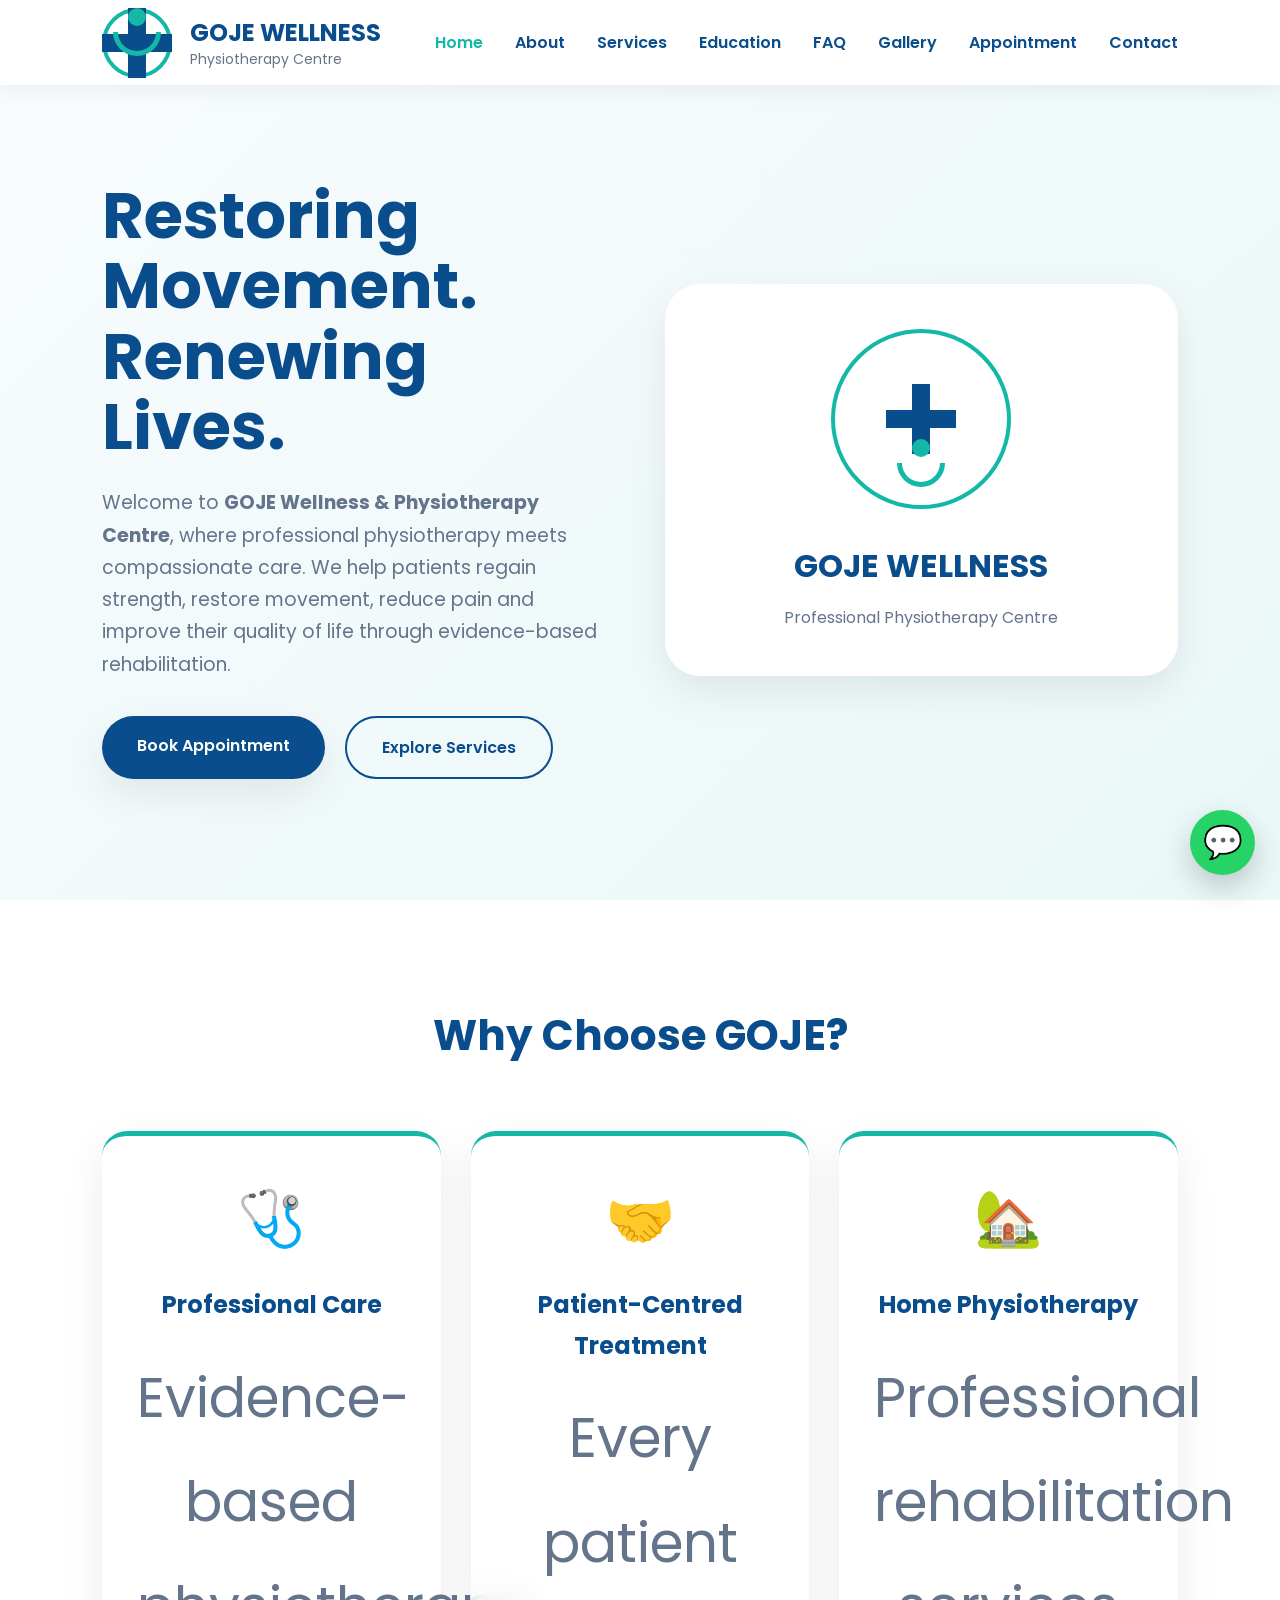
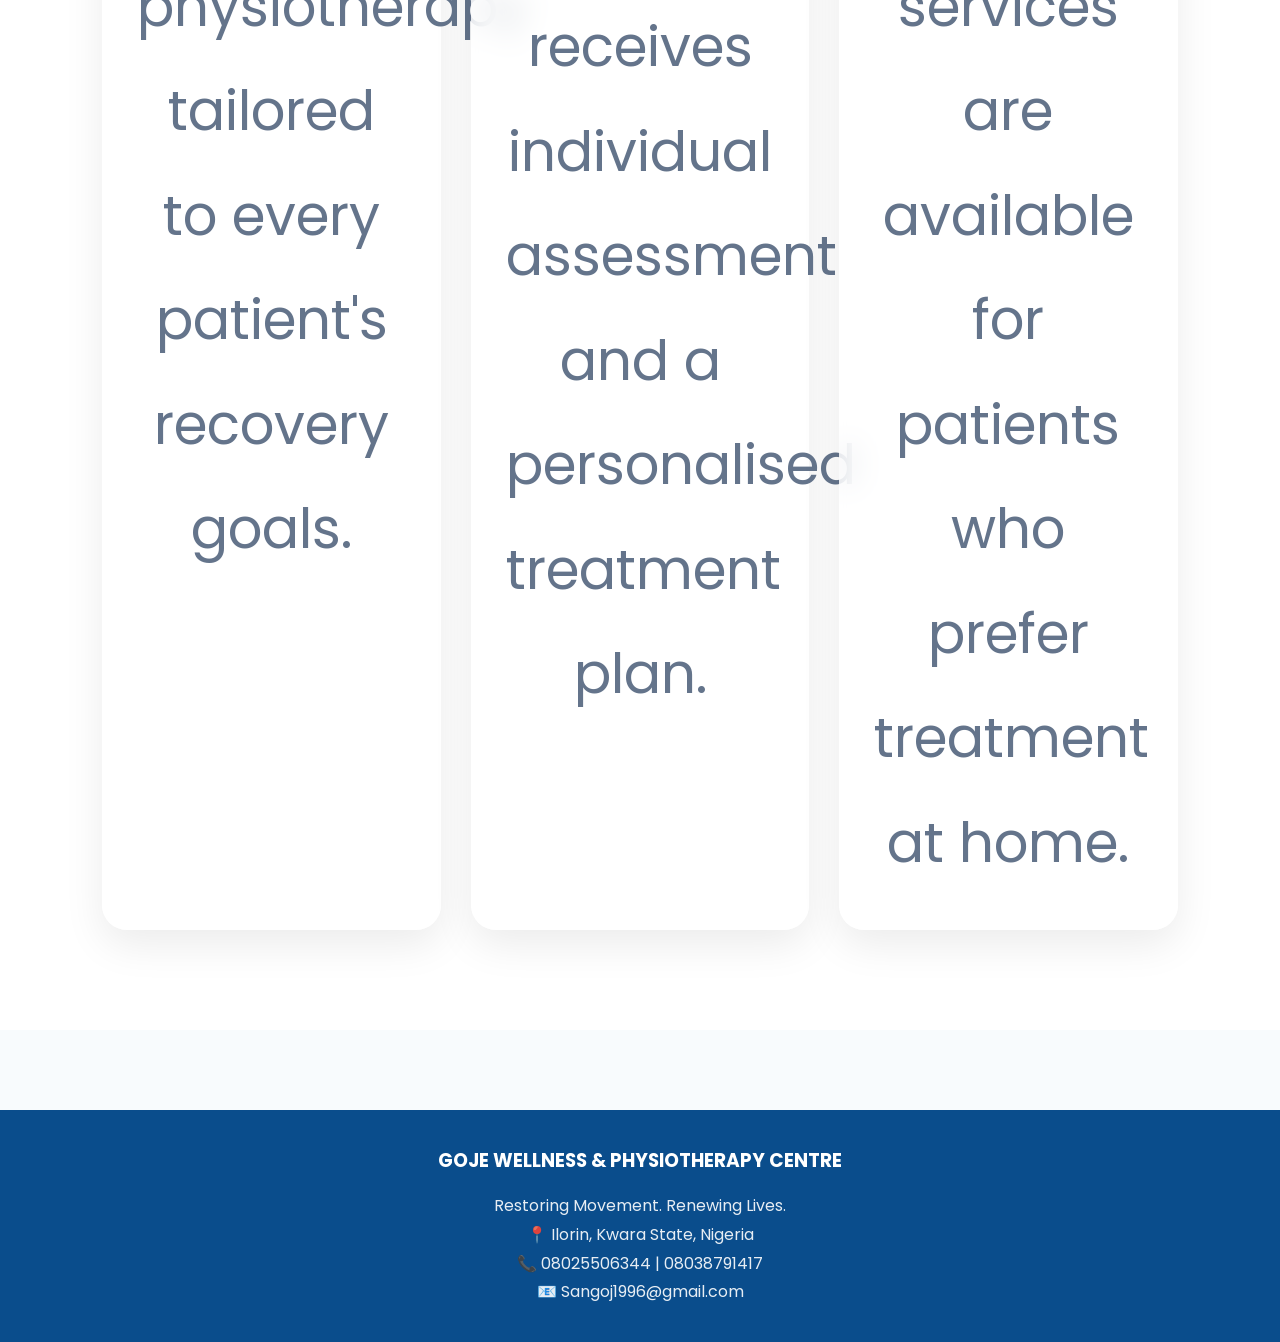
<file: index.html>
<!DOCTYPE html>
<html lang="en">

<head>

<meta charset="UTF-8">

<meta name="viewport" content="width=device-width, initial-scale=1.0">

<title>GOJE WELLNESS & PHYSIOTHERAPY CENTRE</title>

<link rel="stylesheet" href="style.css">

</head>

<body>

<!-- LOADER -->

<div class="loader">

<div class="logo-circle big">

<div class="cross"></div>

<div class="person"></div>

</div>

<h2>GOJE WELLNESS</h2>

<p>Restoring Movement. Renewing Lives.</p>

</div>

<!-- NAVIGATION -->

<nav>

<div class="logo">

<div class="logo-circle">

<div class="cross"></div>

<div class="person"></div>

</div>

<div>

<h2>GOJE WELLNESS</h2>

<p>Physiotherapy Centre</p>

</div>

</div>

<ul>

<li><a href="index.html">Home</a></li>

<li><a href="about.html">About</a></li>

<li><a href="services.html">Services</a></li>

<li><a href="education.html">Education</a></li>

<li><a href="faq.html">FAQ</a></li>

<li><a href="gallery.html">Gallery</a></li>

<li><a href="appointment.html">Appointment</a></li>

<li><a href="contact.html">Contact</a></li>

</ul>

</nav>

<!-- HERO -->

<header>

<div class="hero-text fade-up">

<h1>

Restoring Movement.<br>

Renewing Lives.

</h1>

<p>

Welcome to <strong>GOJE Wellness & Physiotherapy Centre</strong>, where professional physiotherapy meets compassionate care. We help patients regain strength, restore movement, reduce pain and improve their quality of life through evidence-based rehabilitation.

</p>

<div class="hero-buttons">

<a href="appointment.html" class="btn">

Book Appointment

</a>

<a href="services.html" class="btn2">

Explore Services

</a>

</div>

</div>

<div class="hero-image fade-up">

<div class="medical-card">

<div class="logo-circle big">

<div class="cross"></div>

<div class="person"></div>

</div>

<h2>

GOJE WELLNESS

</h2>

<p>

Professional Physiotherapy Centre

</p>

</div>

</div>

</header>

<!-- QUICK FEATURES -->

<section class="quick">

<h2 class="section-title">

Why Choose GOJE?

</h2>

<div class="quick-grid">

<div class="quick-card fade-up">

🩺

<h3>Professional Care</h3>

<p>

Evidence-based physiotherapy tailored to every patient's recovery goals.

</p>

</div>

<div class="quick-card fade-up">

🤝

<h3>Patient-Centred Treatment</h3>

<p>

Every patient receives individual assessment and a personalised treatment plan.

</p>

</div>

<div class="quick-card fade-up">

🏡

<h3>Home Physiotherapy</h3>

<p>

Professional rehabilitation services are available for patients who prefer treatment at home.

</p>

</div>

</div>

</section>

<!-- FOOTER -->

<footer>

<h3>

GOJE WELLNESS & PHYSIOTHERAPY CENTRE

</h3>

<p>

Restoring Movement. Renewing Lives.

</p>

<p>

📍 Ilorin, Kwara State, Nigeria

</p>

<p>

📞 08025506344 | 08038791417

</p>

<p>

📧 Sangoj1996@gmail.com

</p>

</footer>

<a href="#" class="top-btn">↑</a>

<a href="https://wa.me/2348025506344" class="whatsapp">

💬

</a>

<script src="script.js"></script>

</body>

  </html>
</file>
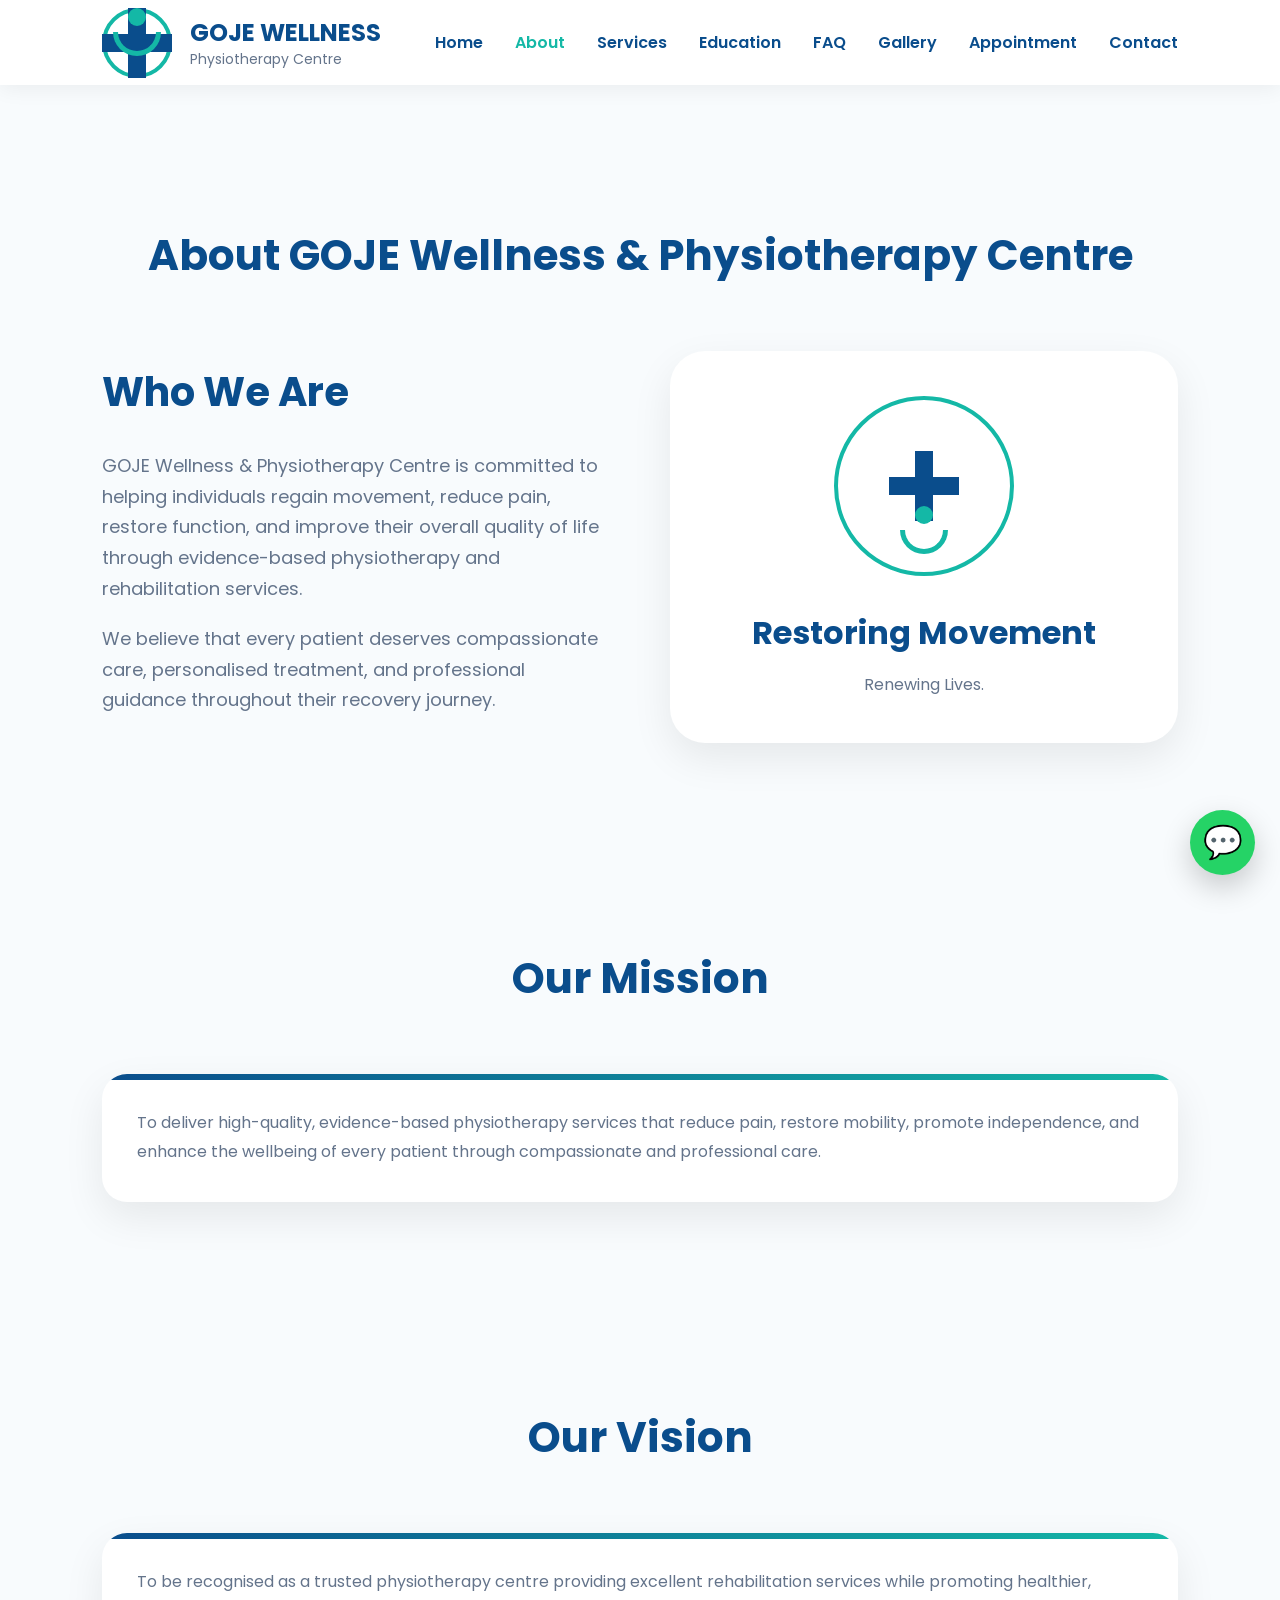
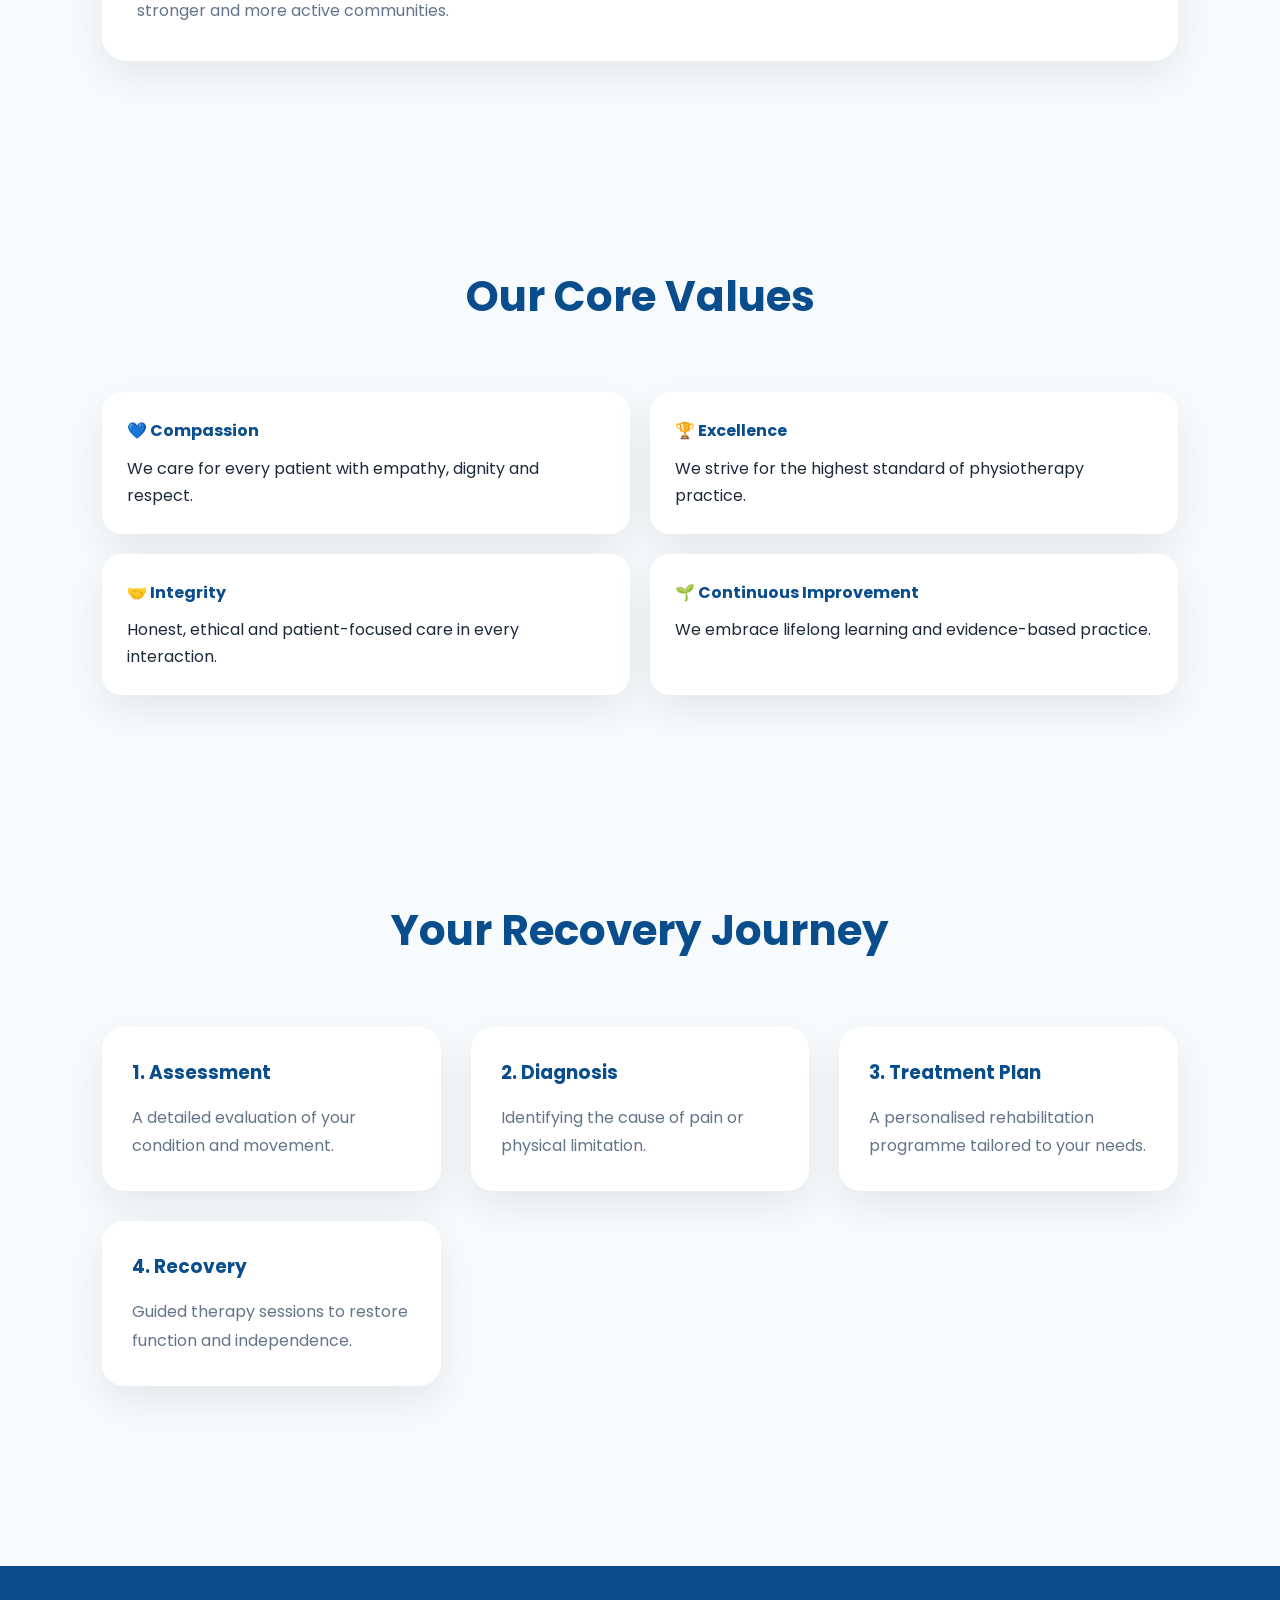
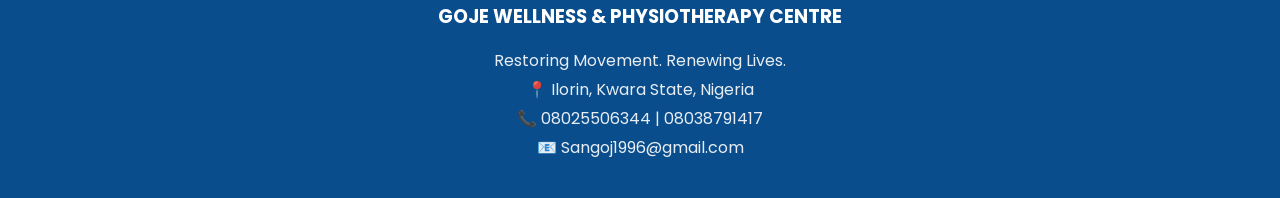
<file: about.html>
<!DOCTYPE html>
<html lang="en">

<head>

<meta charset="UTF-8">

<meta name="viewport" content="width=device-width, initial-scale=1.0">

<title>About Us | GOJE Wellness & Physiotherapy Centre</title>

<link rel="stylesheet" href="style.css">

</head>

<body>

<nav>

<div class="logo">

<div class="logo-circle">

<div class="cross"></div>

<div class="person"></div>

</div>

<div>

<h2>GOJE WELLNESS</h2>

<p>Physiotherapy Centre</p>

</div>

</div>

<ul>

<li><a href="index.html">Home</a></li>

<li><a href="about.html">About</a></li>

<li><a href="services.html">Services</a></li>

<li><a href="education.html">Education</a></li>

<li><a href="faq.html">FAQ</a></li>

<li><a href="gallery.html">Gallery</a></li>

<li><a href="appointment.html">Appointment</a></li>

<li><a href="contact.html">Contact</a></li>

</ul>

</nav>

<section style="margin-top:120px;">

<h2 class="section-title fade-up">

About GOJE Wellness & Physiotherapy Centre

</h2>

<div class="about-container">

<div class="about-text fade-up">

<h2>Who We Are</h2>

<p>

GOJE Wellness & Physiotherapy Centre is committed to helping individuals regain movement, reduce pain, restore function, and improve their overall quality of life through evidence-based physiotherapy and rehabilitation services.

</p>

<p>

We believe that every patient deserves compassionate care, personalised treatment, and professional guidance throughout their recovery journey.

</p>

</div>

<div class="medical-card fade-up">

<div class="logo-circle big">

<div class="cross"></div>

<div class="person"></div>

</div>

<h2>Restoring Movement</h2>

<p>Renewing Lives.</p>

</div>

</div>

</section>

<section>

<h2 class="section-title fade-up">

Our Mission

</h2>

<div class="service-card fade-up">

<p>

To deliver high-quality, evidence-based physiotherapy services that reduce pain, restore mobility, promote independence, and enhance the wellbeing of every patient through compassionate and professional care.

</p>

</div>

</section>

<section>

<h2 class="section-title fade-up">

Our Vision

</h2>

<div class="service-card fade-up">

<p>

To be recognised as a trusted physiotherapy centre providing excellent rehabilitation services while promoting healthier, stronger and more active communities.

</p>

</div>

</section>

<section>

<h2 class="section-title fade-up">

Our Core Values

</h2>

<div class="values">

<div class="value">

<h4>💙 Compassion</h4>

<p>We care for every patient with empathy, dignity and respect.</p>

</div>

<div class="value">

<h4>🏆 Excellence</h4>

<p>We strive for the highest standard of physiotherapy practice.</p>

</div>

<div class="value">

<h4>🤝 Integrity</h4>

<p>Honest, ethical and patient-focused care in every interaction.</p>

</div>

<div class="value">

<h4>🌱 Continuous Improvement</h4>

<p>We embrace lifelong learning and evidence-based practice.</p>

</div>

</div>

</section>

<section>

<h2 class="section-title fade-up">

Your Recovery Journey

</h2>

<div class="education-grid">

<div class="education-card">

<h3>1. Assessment</h3>

<p>A detailed evaluation of your condition and movement.</p>

</div>

<div class="education-card">

<h3>2. Diagnosis</h3>

<p>Identifying the cause of pain or physical limitation.</p>

</div>

<div class="education-card">

<h3>3. Treatment Plan</h3>

<p>A personalised rehabilitation programme tailored to your needs.</p>

</div>

<div class="education-card">

<h3>4. Recovery</h3>

<p>Guided therapy sessions to restore function and independence.</p>

</div>

</div>

</section>

<footer>

<h3>GOJE WELLNESS & PHYSIOTHERAPY CENTRE</h3>

<p>Restoring Movement. Renewing Lives.</p>

<p>📍 Ilorin, Kwara State, Nigeria</p>

<p>📞 08025506344 | 08038791417</p>

<p>📧 Sangoj1996@gmail.com</p>

</footer>

<a href="#" class="top-btn">↑</a>

<a href="https://wa.me/2348025506344" class="whatsapp">💬</a>

<script src="script.js"></script>

</body>

</html>
</file>
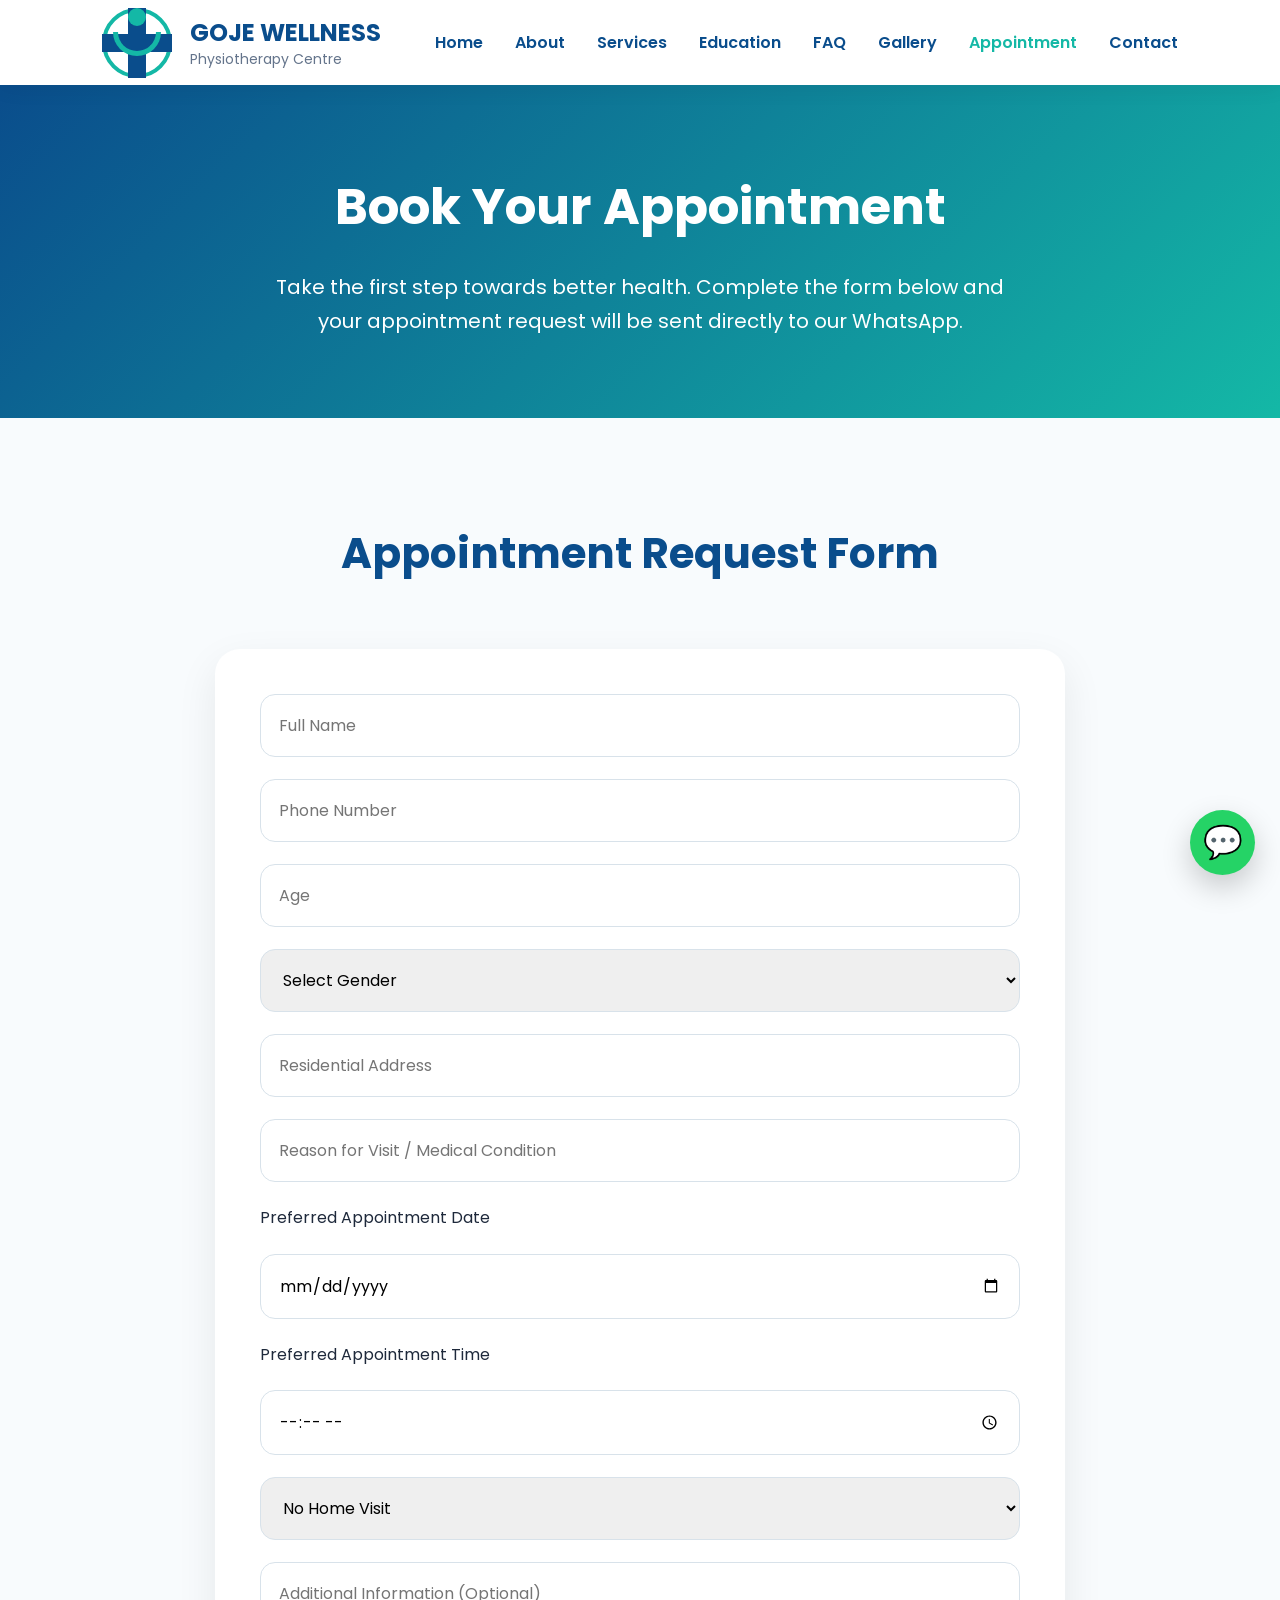
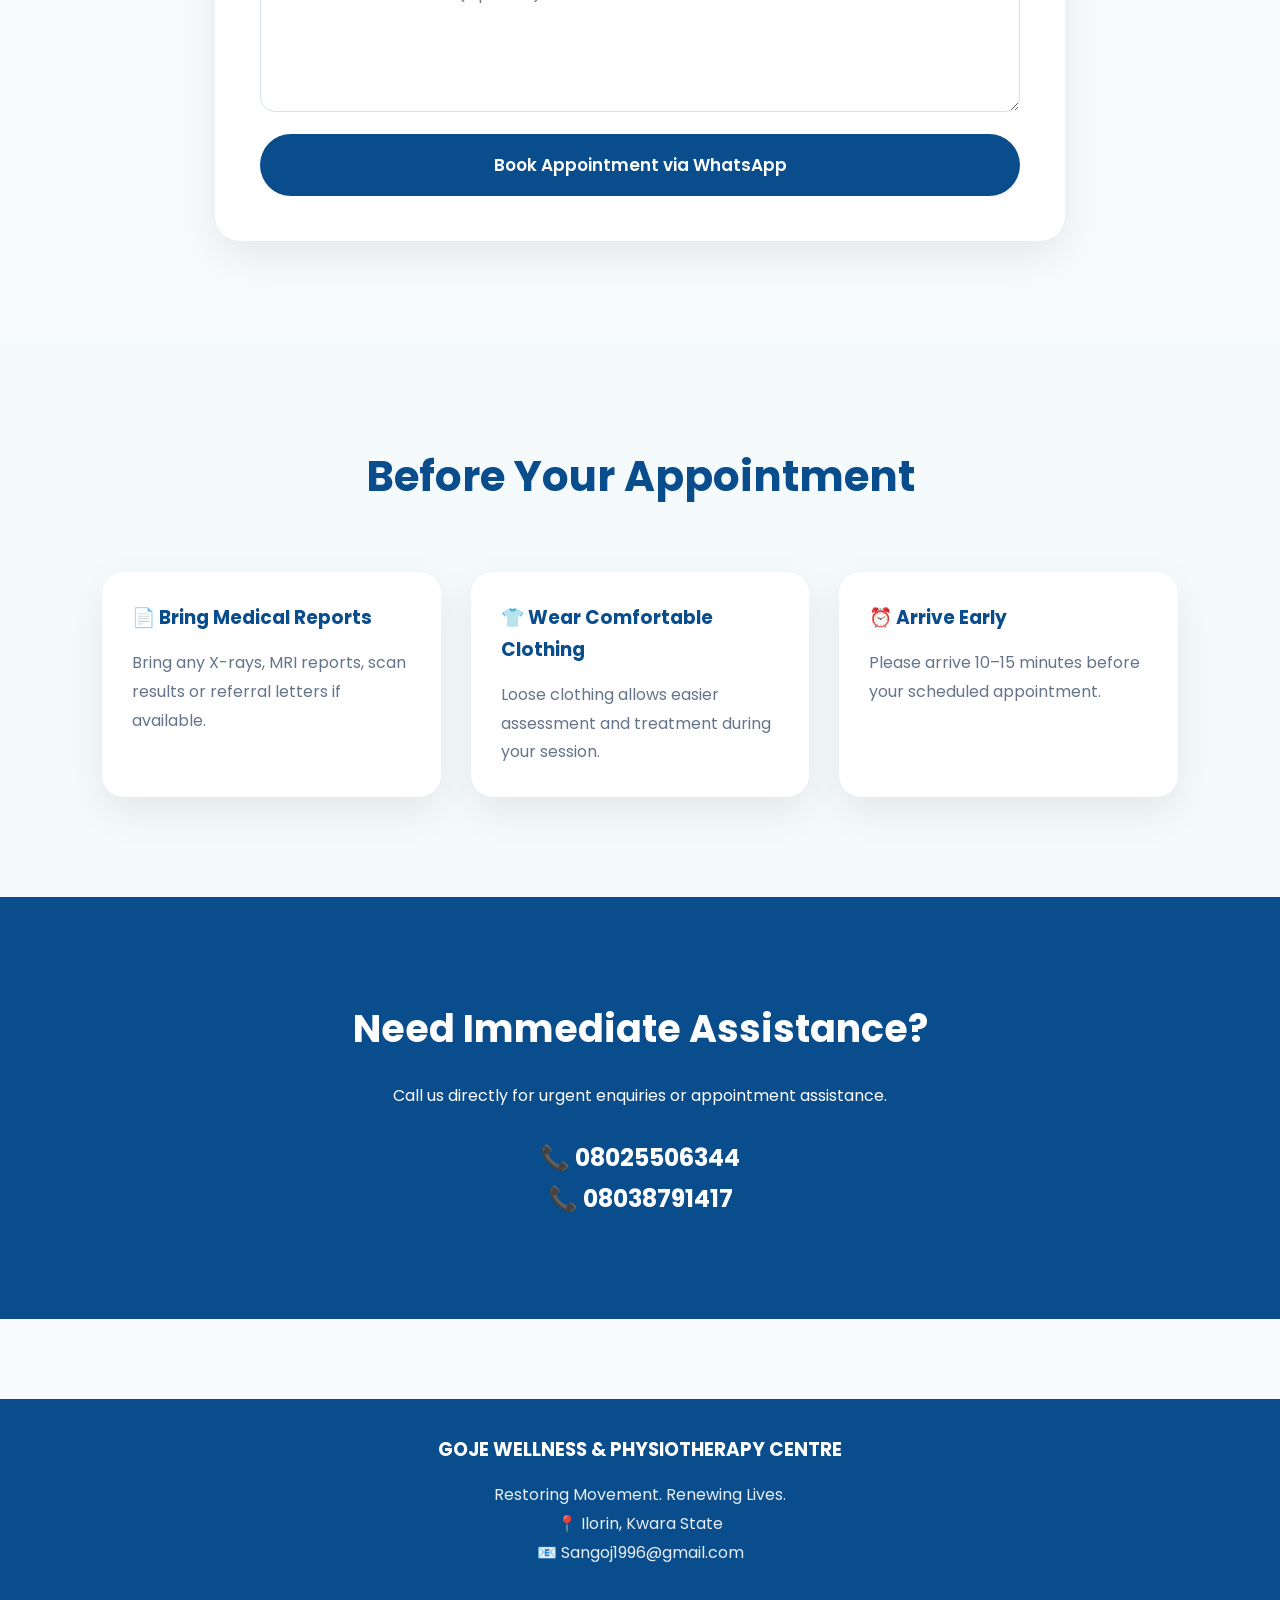
<file: appointment.html>
<!DOCTYPE html>
<html lang="en">

<head>

<meta charset="UTF-8">

<meta name="viewport" content="width=device-width, initial-scale=1.0">

<title>Book an Appointment | GOJE Wellness & Physiotherapy Centre</title>

<link rel="stylesheet" href="style.css">

</head>

<body>

<nav>

<div class="logo">

<div class="logo-circle">

<div class="cross"></div>

<div class="person"></div>

</div>

<div>

<h2>GOJE WELLNESS</h2>

<p>Physiotherapy Centre</p>

</div>

</div>

<ul>

<li><a href="index.html">Home</a></li>

<li><a href="about.html">About</a></li>

<li><a href="services.html">Services</a></li>

<li><a href="education.html">Education</a></li>

<li><a href="faq.html">FAQ</a></li>

<li><a href="gallery.html">Gallery</a></li>

<li><a href="appointment.html">Appointment</a></li>

<li><a href="contact.html">Contact</a></li>

</ul>

</nav>

<section style="margin-top:85px;background:linear-gradient(135deg,#0A4D8C,#14B8A6);color:white;padding:80px 8%;text-align:center;">

<h1 style="font-size:50px;">

Book Your Appointment

</h1>

<p style="font-size:20px;margin-top:20px;max-width:750px;margin-left:auto;margin-right:auto;">

Take the first step towards better health. Complete the form below and your appointment request will be sent directly to our WhatsApp.

</p>

</section>

<section>

<h2 class="section-title">

Appointment Request Form

</h2>

<div class="form-container">

<form id="appointmentForm">

<input type="text" id="name" placeholder="Full Name" required>

<input type="tel" id="phone" placeholder="Phone Number" required>

<input type="number" id="age" placeholder="Age" required>

<select id="gender" required>

<option value="">Select Gender</option>

<option>Male</option>

<option>Female</option>

</select>

<input type="text" id="address" placeholder="Residential Address">

<input type="text" id="condition" placeholder="Reason for Visit / Medical Condition" required>

<label>Preferred Appointment Date</label>

<input type="date" id="date" required>

<label>Preferred Appointment Time</label>

<input type="time" id="time" required>

<select id="homevisit">

<option>No Home Visit</option>

<option>Yes, I need a Home Visit</option>

</select>

<textarea placeholder="Additional Information (Optional)"></textarea>

<button type="submit">

Book Appointment via WhatsApp

</button>

</form>

</div>

</section>

<section style="background:#F5FBFC;">

<h2 class="section-title">

Before Your Appointment

</h2>

<div class="education-grid">

<div class="education-card">

<h3>📄 Bring Medical Reports</h3>

<p>

Bring any X-rays, MRI reports, scan results or referral letters if available.

</p>

</div>

<div class="education-card">

<h3>👕 Wear Comfortable Clothing</h3>

<p>

Loose clothing allows easier assessment and treatment during your session.

</p>

</div>

<div class="education-card">

<h3>⏰ Arrive Early</h3>

<p>

Please arrive 10–15 minutes before your scheduled appointment.

</p>

</div>

</div>

</section>

<section style="background:#0A4D8C;color:white;text-align:center;">

<h2 style="font-size:38px;">

Need Immediate Assistance?

</h2>

<p style="margin-top:20px;line-height:1.8;">

Call us directly for urgent enquiries or appointment assistance.

</p>

<br>

<h2>

📞 08025506344

</h2>

<h2>

📞 08038791417

</h2>

</section>

<footer>

<h3>

GOJE WELLNESS & PHYSIOTHERAPY CENTRE

</h3>

<p>

Restoring Movement. Renewing Lives.

</p>

<p>

📍 Ilorin, Kwara State

</p>

<p>

📧 Sangoj1996@gmail.com

</p>

</footer>

<a href="#" class="top-btn">↑</a>

<a href="https://wa.me/2348025506344" class="whatsapp">

💬

</a>

<script src="script.js"></script>

</body>

</html>
</file>
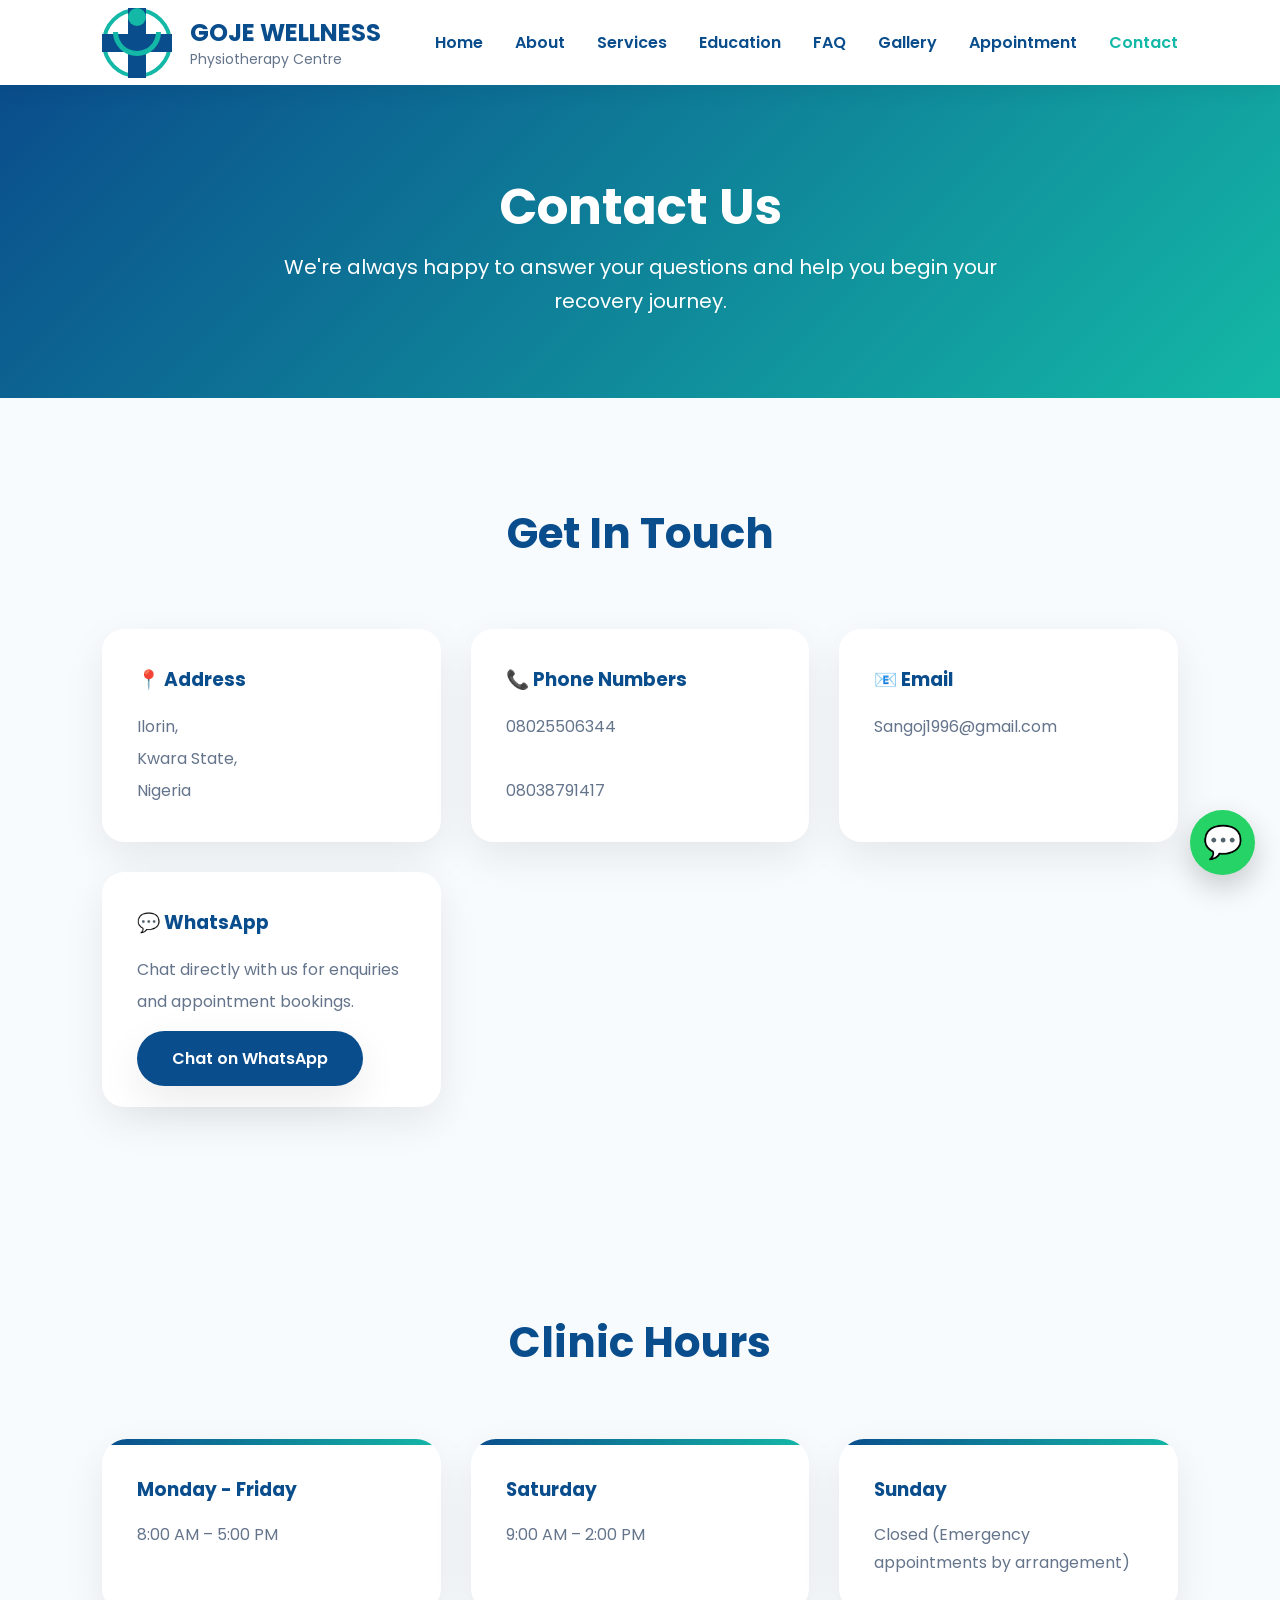
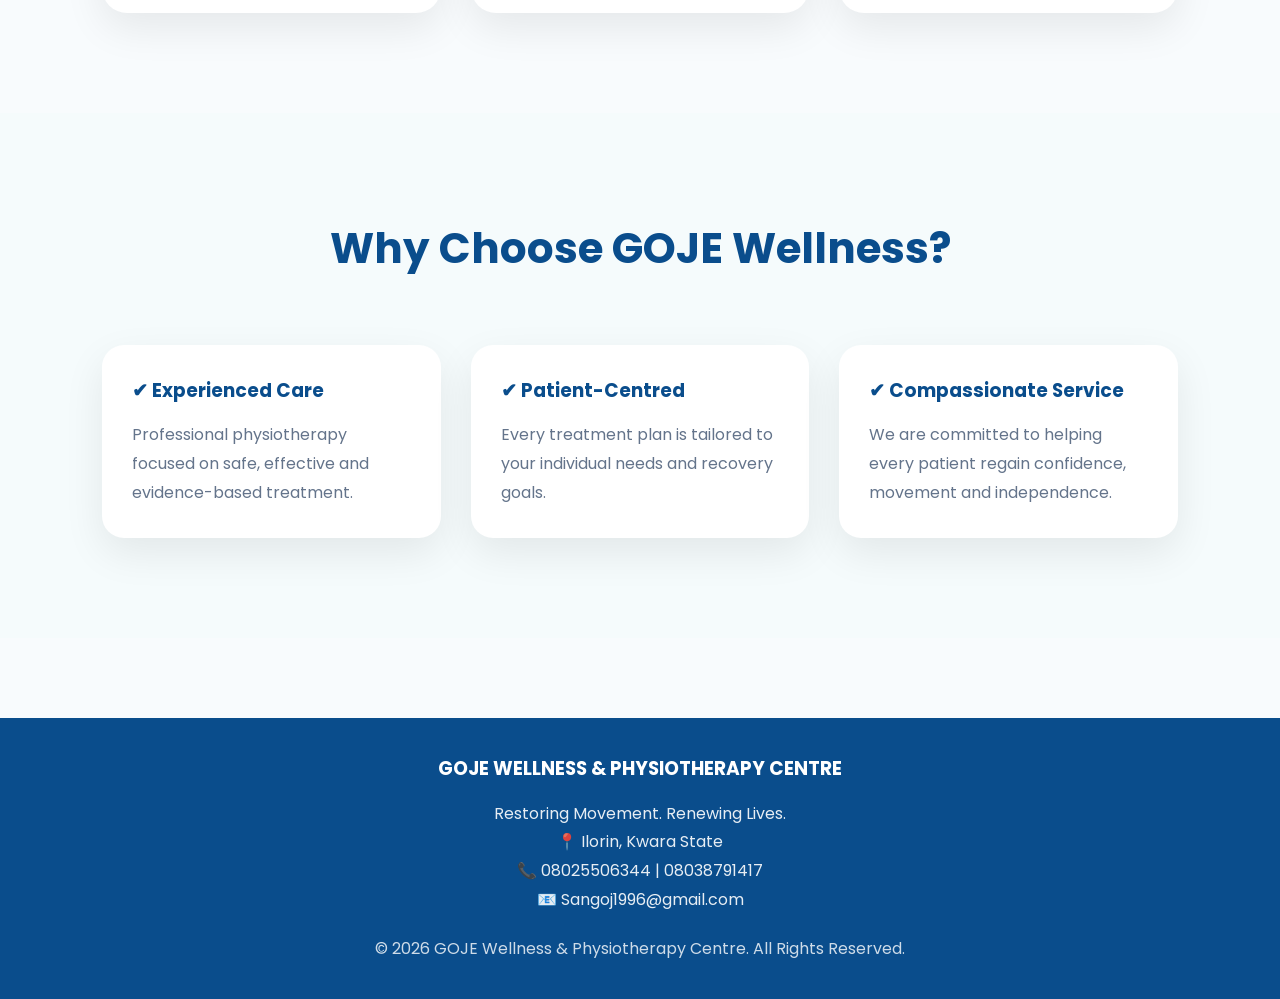
<file: contact.html>
<!DOCTYPE html>
<html lang="en">

<head>

<meta charset="UTF-8">

<meta name="viewport" content="width=device-width, initial-scale=1.0">

<title>Contact Us | GOJE Wellness & Physiotherapy Centre</title>

<link rel="stylesheet" href="style.css">

</head>

<body>

<nav>

<div class="logo">

<div class="logo-circle">

<div class="cross"></div>

<div class="person"></div>

</div>

<div>

<h2>GOJE WELLNESS</h2>

<p>Physiotherapy Centre</p>

</div>

</div>

<ul>

<li><a href="index.html">Home</a></li>

<li><a href="about.html">About</a></li>

<li><a href="services.html">Services</a></li>

<li><a href="education.html">Education</a></li>

<li><a href="faq.html">FAQ</a></li>

<li><a href="gallery.html">Gallery</a></li>

<li><a href="appointment.html">Appointment</a></li>

<li><a href="contact.html">Contact</a></li>

</ul>

</nav>

<section style="margin-top:85px;background:linear-gradient(135deg,#0A4D8C,#14B8A6);color:white;padding:80px 8%;text-align:center;">

<h1 style="font-size:50px;">

Contact Us

</h1>

<p style="font-size:20px;margin-top:20px;max-width:750px;margin:auto;">

We're always happy to answer your questions and help you begin your recovery journey.

</p>

</section>

<section>

<h2 class="section-title">

Get In Touch

</h2>

<div class="contact-grid">

<div class="contact-card fade-up">

<h3>📍 Address</h3>

<p>

Ilorin,<br>

Kwara State,<br>

Nigeria

</p>

</div>

<div class="contact-card fade-up">

<h3>📞 Phone Numbers</h3>

<p>

08025506344

<br><br>

08038791417

</p>

</div>

<div class="contact-card fade-up">

<h3>📧 Email</h3>

<p>

Sangoj1996@gmail.com

</p>

</div>

<div class="contact-card fade-up">

<h3>💬 WhatsApp</h3>

<p>

Chat directly with us for enquiries and appointment bookings.

</p>

<br>

<a href="https://wa.me/2348025506344" class="btn">

Chat on WhatsApp

</a>

</div>

</div>

</section>

<section>

<h2 class="section-title">

Clinic Hours

</h2>

<div class="services-grid">

<div class="service-card">

<h3>Monday - Friday</h3>

<p>

8:00 AM – 5:00 PM

</p>

</div>

<div class="service-card">

<h3>Saturday</h3>

<p>

9:00 AM – 2:00 PM

</p>

</div>

<div class="service-card">

<h3>Sunday</h3>

<p>

Closed (Emergency appointments by arrangement)

</p>

</div>

</div>

</section>

<section style="background:#F5FBFC;">

<h2 class="section-title">

Why Choose GOJE Wellness?

</h2>

<div class="education-grid">

<div class="education-card">

<h3>✔ Experienced Care</h3>

<p>

Professional physiotherapy focused on safe, effective and evidence-based treatment.

</p>

</div>

<div class="education-card">

<h3>✔ Patient-Centred</h3>

<p>

Every treatment plan is tailored to your individual needs and recovery goals.

</p>

</div>

<div class="education-card">

<h3>✔ Compassionate Service</h3>

<p>

We are committed to helping every patient regain confidence, movement and independence.

</p>

</div>

</div>

</section>

<footer>

<h3>

GOJE WELLNESS & PHYSIOTHERAPY CENTRE

</h3>

<p>

Restoring Movement. Renewing Lives.

</p>

<p>

📍 Ilorin, Kwara State

</p>

<p>

📞 08025506344 | 08038791417

</p>

<p>

📧 Sangoj1996@gmail.com

</p>

<p style="margin-top:20px;opacity:.8;">

© 2026 GOJE Wellness & Physiotherapy Centre. All Rights Reserved.

</p>

</footer>

<a href="#" class="top-btn">↑</a>

<a href="https://wa.me/2348025506344" class="whatsapp">

💬

</a>

<script src="script.js"></script>

</body>

</html>
</file>
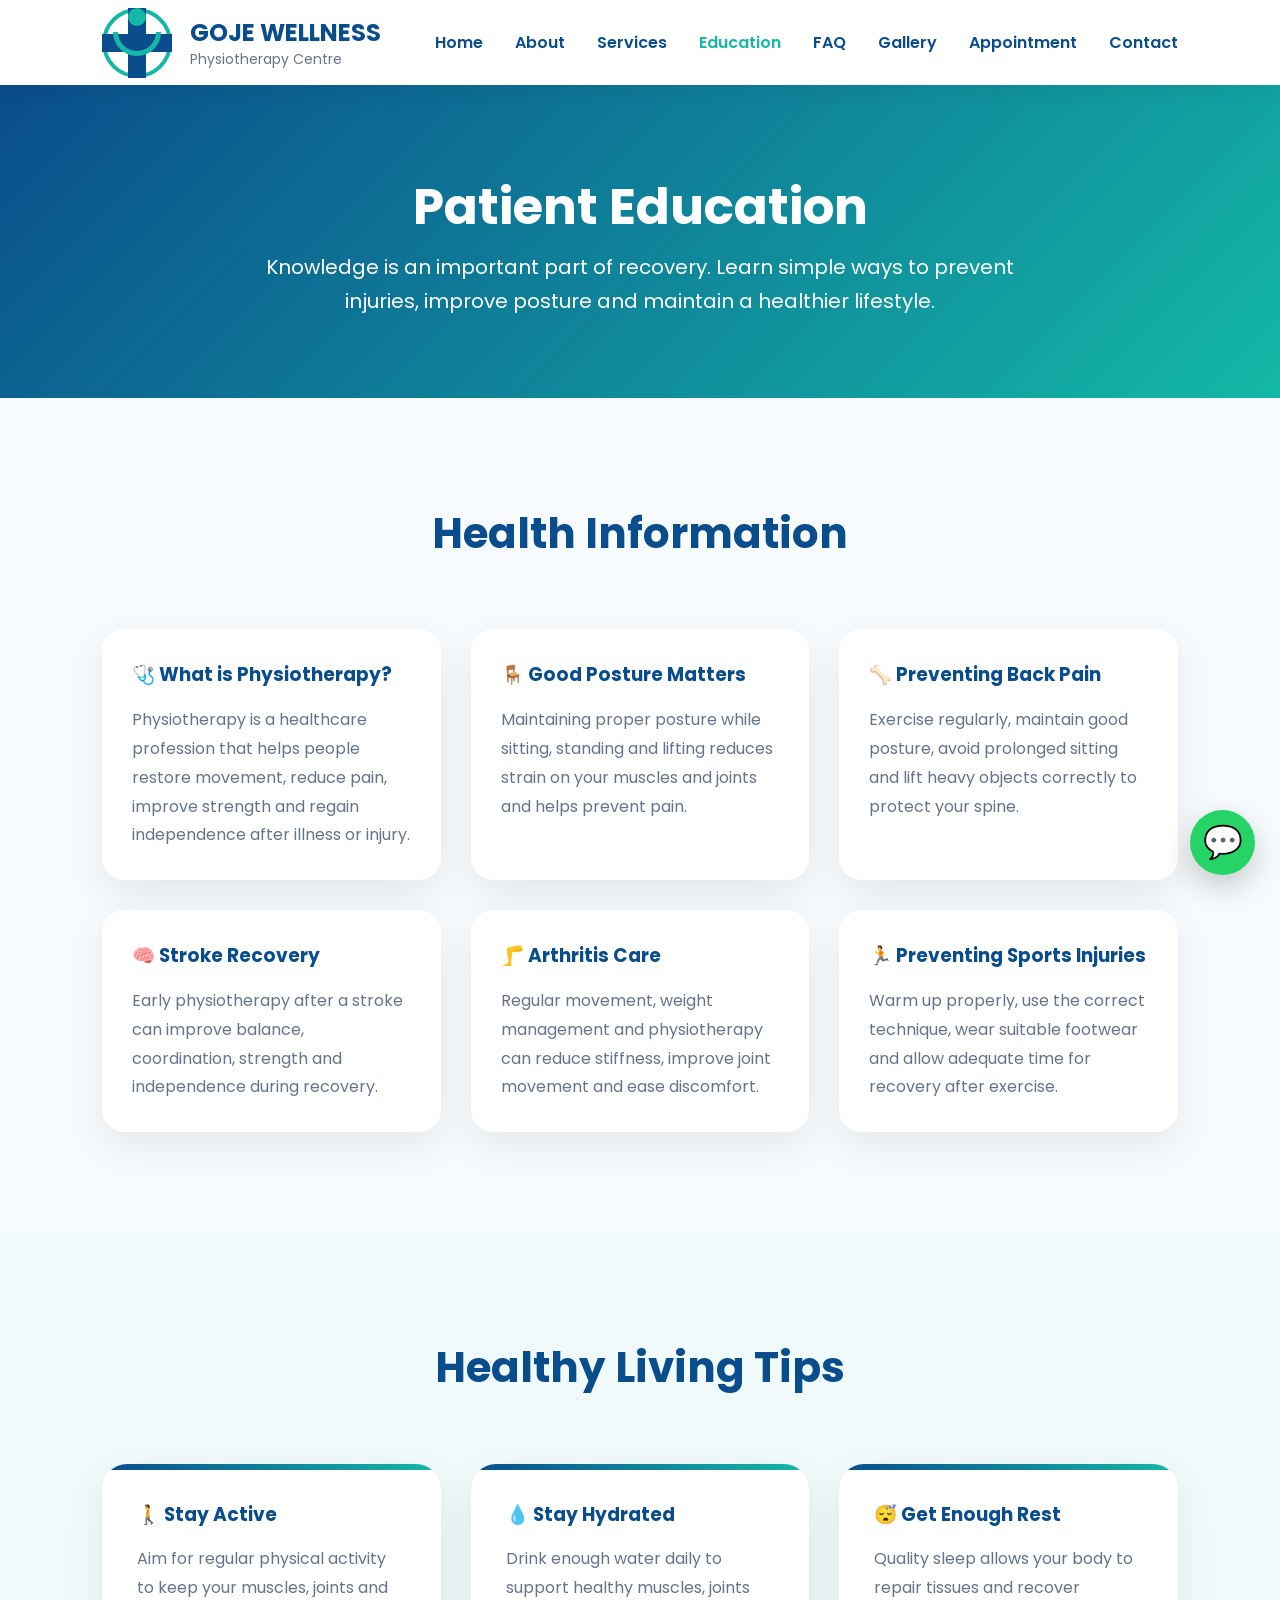
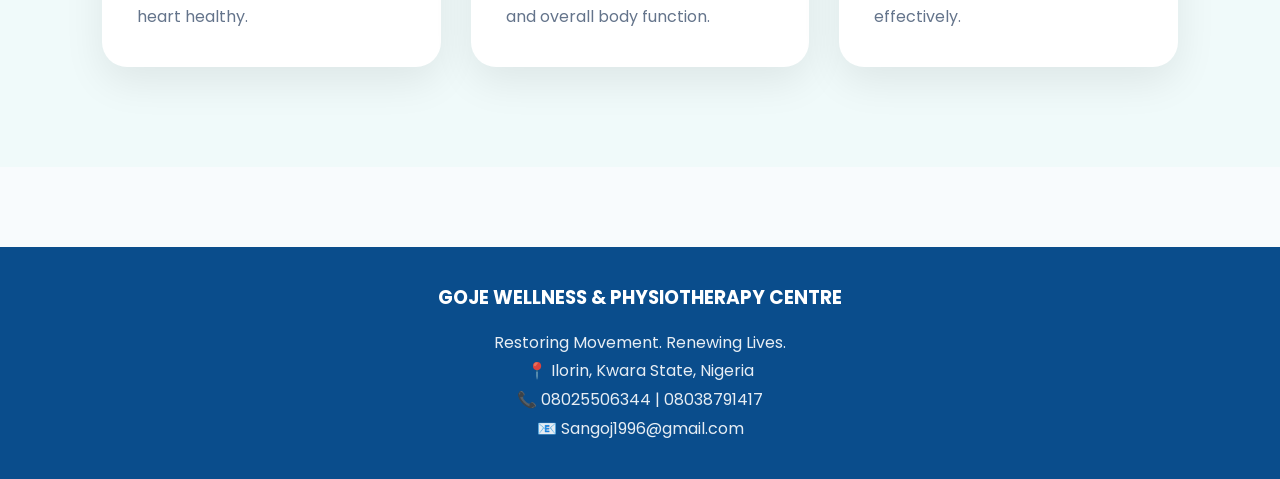
<file: education.html>
<!DOCTYPE html>
<html lang="en">

<head>

<meta charset="UTF-8">

<meta name="viewport" content="width=device-width, initial-scale=1.0">

<title>Patient Education | GOJE Wellness & Physiotherapy Centre</title>

<link rel="stylesheet" href="style.css">

</head>

<body>

<nav>

<div class="logo">

<div class="logo-circle">

<div class="cross"></div>

<div class="person"></div>

</div>

<div>

<h2>GOJE WELLNESS</h2>

<p>Physiotherapy Centre</p>

</div>

</div>

<ul>

<li><a href="index.html">Home</a></li>

<li><a href="about.html">About</a></li>

<li><a href="services.html">Services</a></li>

<li><a href="education.html">Education</a></li>

<li><a href="faq.html">FAQ</a></li>

<li><a href="gallery.html">Gallery</a></li>

<li><a href="appointment.html">Appointment</a></li>

<li><a href="contact.html">Contact</a></li>

</ul>

</nav>

<section style="margin-top:85px;background:linear-gradient(135deg,#0A4D8C,#14B8A6);color:white;padding:80px 8%;text-align:center;">

<h1 style="font-size:50px;">Patient Education</h1>

<p style="margin-top:20px;font-size:20px;max-width:750px;margin:auto;">

Knowledge is an important part of recovery. Learn simple ways to prevent injuries, improve posture and maintain a healthier lifestyle.

</p>

</section>

<section>

<h2 class="section-title">

Health Information

</h2>

<div class="education-grid">

<div class="education-card fade-up">

<h3>🩺 What is Physiotherapy?</h3>

<p>

Physiotherapy is a healthcare profession that helps people restore movement, reduce pain, improve strength and regain independence after illness or injury.

</p>

</div>

<div class="education-card fade-up">

<h3>🪑 Good Posture Matters</h3>

<p>

Maintaining proper posture while sitting, standing and lifting reduces strain on your muscles and joints and helps prevent pain.

</p>

</div>

<div class="education-card fade-up">

<h3>🦴 Preventing Back Pain</h3>

<p>

Exercise regularly, maintain good posture, avoid prolonged sitting and lift heavy objects correctly to protect your spine.

</p>

</div>

<div class="education-card fade-up">

<h3>🧠 Stroke Recovery</h3>

<p>

Early physiotherapy after a stroke can improve balance, coordination, strength and independence during recovery.

</p>

</div>

<div class="education-card fade-up">

<h3>🦵 Arthritis Care</h3>

<p>

Regular movement, weight management and physiotherapy can reduce stiffness, improve joint movement and ease discomfort.

</p>

</div>

<div class="education-card fade-up">

<h3>🏃 Preventing Sports Injuries</h3>

<p>

Warm up properly, use the correct technique, wear suitable footwear and allow adequate time for recovery after exercise.

</p>

</div>

</div>

</section>

<section style="background:#F0FAFA;">

<h2 class="section-title">

Healthy Living Tips

</h2>

<div class="services-grid">

<div class="service-card">

<h3>🚶 Stay Active</h3>

<p>

Aim for regular physical activity to keep your muscles, joints and heart healthy.

</p>

</div>

<div class="service-card">

<h3>💧 Stay Hydrated</h3>

<p>

Drink enough water daily to support healthy muscles, joints and overall body function.

</p>

</div>

<div class="service-card">

<h3>😴 Get Enough Rest</h3>

<p>

Quality sleep allows your body to repair tissues and recover effectively.

</p>

</div>

</div>

</section>

<footer>

<h3>GOJE WELLNESS & PHYSIOTHERAPY CENTRE</h3>

<p>Restoring Movement. Renewing Lives.</p>

<p>📍 Ilorin, Kwara State, Nigeria</p>

<p>📞 08025506344 | 08038791417</p>

<p>📧 Sangoj1996@gmail.com</p>

</footer>

<a href="#" class="top-btn">↑</a>

<a href="https://wa.me/2348025506344" class="whatsapp">💬</a>

<script src="script.js"></script>

</body>

</html>
</file>
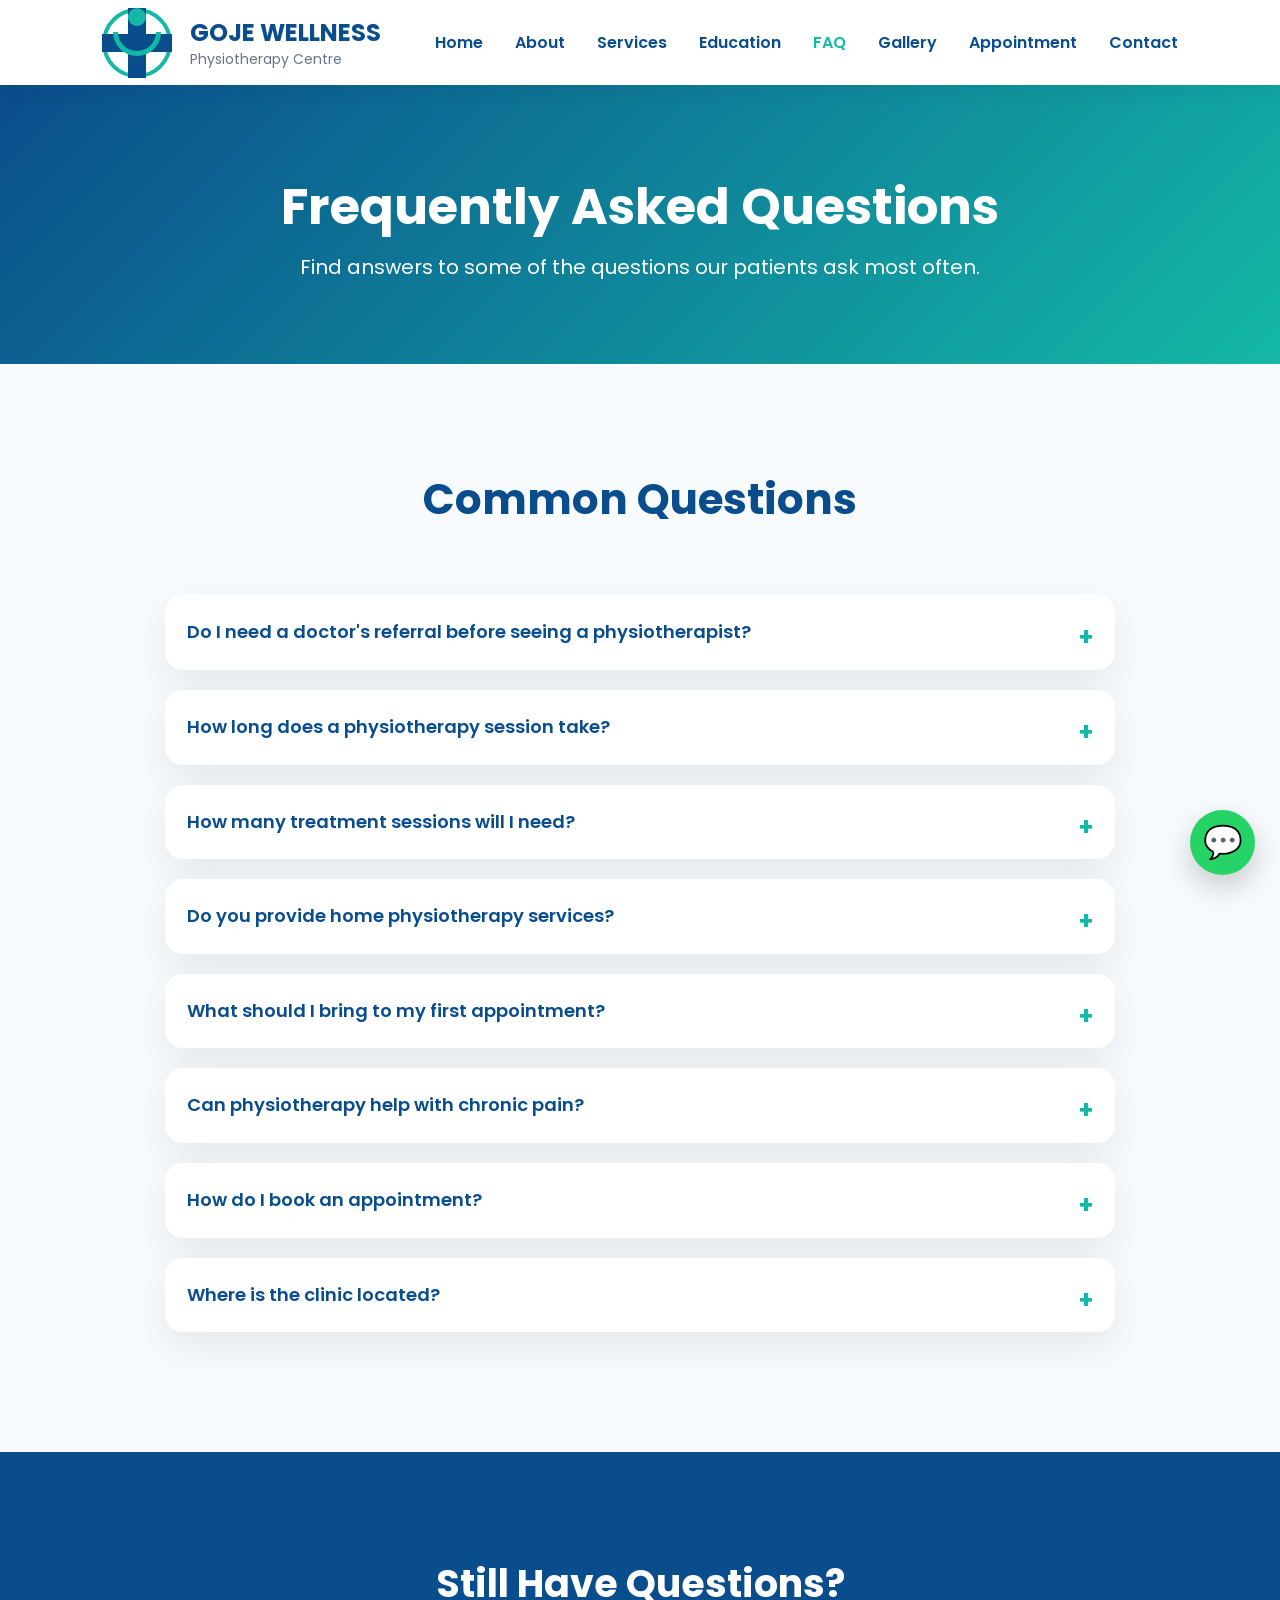
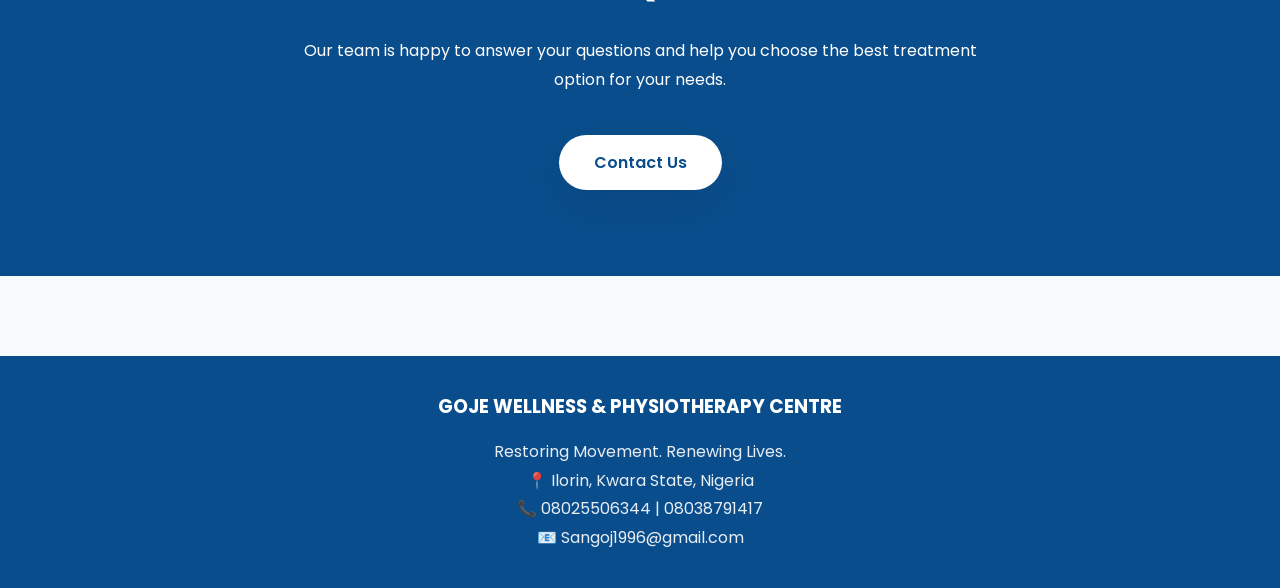
<file: faq.html>
<!DOCTYPE html>
<html lang="en">

<head>

<meta charset="UTF-8">

<meta name="viewport" content="width=device-width, initial-scale=1.0">

<title>Frequently Asked Questions | GOJE Wellness & Physiotherapy Centre</title>

<link rel="stylesheet" href="style.css">

</head>

<body>

<nav>

<div class="logo">

<div class="logo-circle">

<div class="cross"></div>

<div class="person"></div>

</div>

<div>

<h2>GOJE WELLNESS</h2>

<p>Physiotherapy Centre</p>

</div>

</div>

<ul>

<li><a href="index.html">Home</a></li>

<li><a href="about.html">About</a></li>

<li><a href="services.html">Services</a></li>

<li><a href="education.html">Education</a></li>

<li><a href="faq.html">FAQ</a></li>

<li><a href="gallery.html">Gallery</a></li>

<li><a href="appointment.html">Appointment</a></li>

<li><a href="contact.html">Contact</a></li>

</ul>

</nav>

<section style="margin-top:85px;background:linear-gradient(135deg,#0A4D8C,#14B8A6);color:white;padding:80px 8%;text-align:center;">

<h1 style="font-size:50px;">Frequently Asked Questions</h1>

<p style="margin-top:20px;font-size:20px;max-width:750px;margin:auto;">

Find answers to some of the questions our patients ask most often.

</p>

</section>

<section>

<h2 class="section-title">

Common Questions

</h2>

<div class="faq-container">

<details class="fade-up">

<summary>Do I need a doctor's referral before seeing a physiotherapist?</summary>

<p>

No. You can book an appointment directly. However, if you have been referred by a doctor, please bring your referral letter and any relevant medical records.

</p>

</details>

<details class="fade-up">

<summary>How long does a physiotherapy session take?</summary>

<p>

Most sessions last between 30 and 60 minutes, depending on your condition and treatment plan.

</p>

</details>

<details class="fade-up">

<summary>How many treatment sessions will I need?</summary>

<p>

The number of sessions varies depending on your condition, its severity and your progress. Your physiotherapist will discuss this after your assessment.

</p>

</details>

<details class="fade-up">

<summary>Do you provide home physiotherapy services?</summary>

<p>

Yes. Home visits are available for patients who are unable to come to the clinic or who prefer treatment in the comfort of their homes.

</p>

</details>

<details class="fade-up">

<summary>What should I bring to my first appointment?</summary>

<p>

Please bring any previous medical reports, X-rays, MRI or scan results, referral letters (if any), and wear comfortable clothing that allows easy movement.

</p>

</details>

<details class="fade-up">

<summary>Can physiotherapy help with chronic pain?</summary>

<p>

Yes. Physiotherapy can help manage chronic pain by improving movement, strengthening muscles, reducing stiffness and teaching strategies to prevent future problems.

</p>

</details>

<details class="fade-up">

<summary>How do I book an appointment?</summary>

<p>

You can book an appointment through the Appointment page, call either of our phone numbers or send us a WhatsApp message.

</p>

</details>

<details class="fade-up">

<summary>Where is the clinic located?</summary>

<p>

GOJE Wellness & Physiotherapy Centre is located in Ilorin, Kwara State, Nigeria.

</p>

</details>

</div>

</section>

<section style="background:#0A4D8C;color:white;text-align:center;">

<h2 style="font-size:38px;margin-bottom:20px;">

Still Have Questions?

</h2>

<p style="max-width:700px;margin:auto;line-height:1.8;">

Our team is happy to answer your questions and help you choose the best treatment option for your needs.

</p>

<br><br>

<a href="contact.html" class="btn" style="background:white;color:#0A4D8C;">

Contact Us

</a>

</section>

<footer>

<h3>GOJE WELLNESS & PHYSIOTHERAPY CENTRE</h3>

<p>Restoring Movement. Renewing Lives.</p>

<p>📍 Ilorin, Kwara State, Nigeria</p>

<p>📞 08025506344 | 08038791417</p>

<p>📧 Sangoj1996@gmail.com</p>

</footer>

<a href="#" class="top-btn">↑</a>

<a href="https://wa.me/2348025506344" class="whatsapp">💬</a>

<script src="script.js"></script>

</body>

</html>
</file>
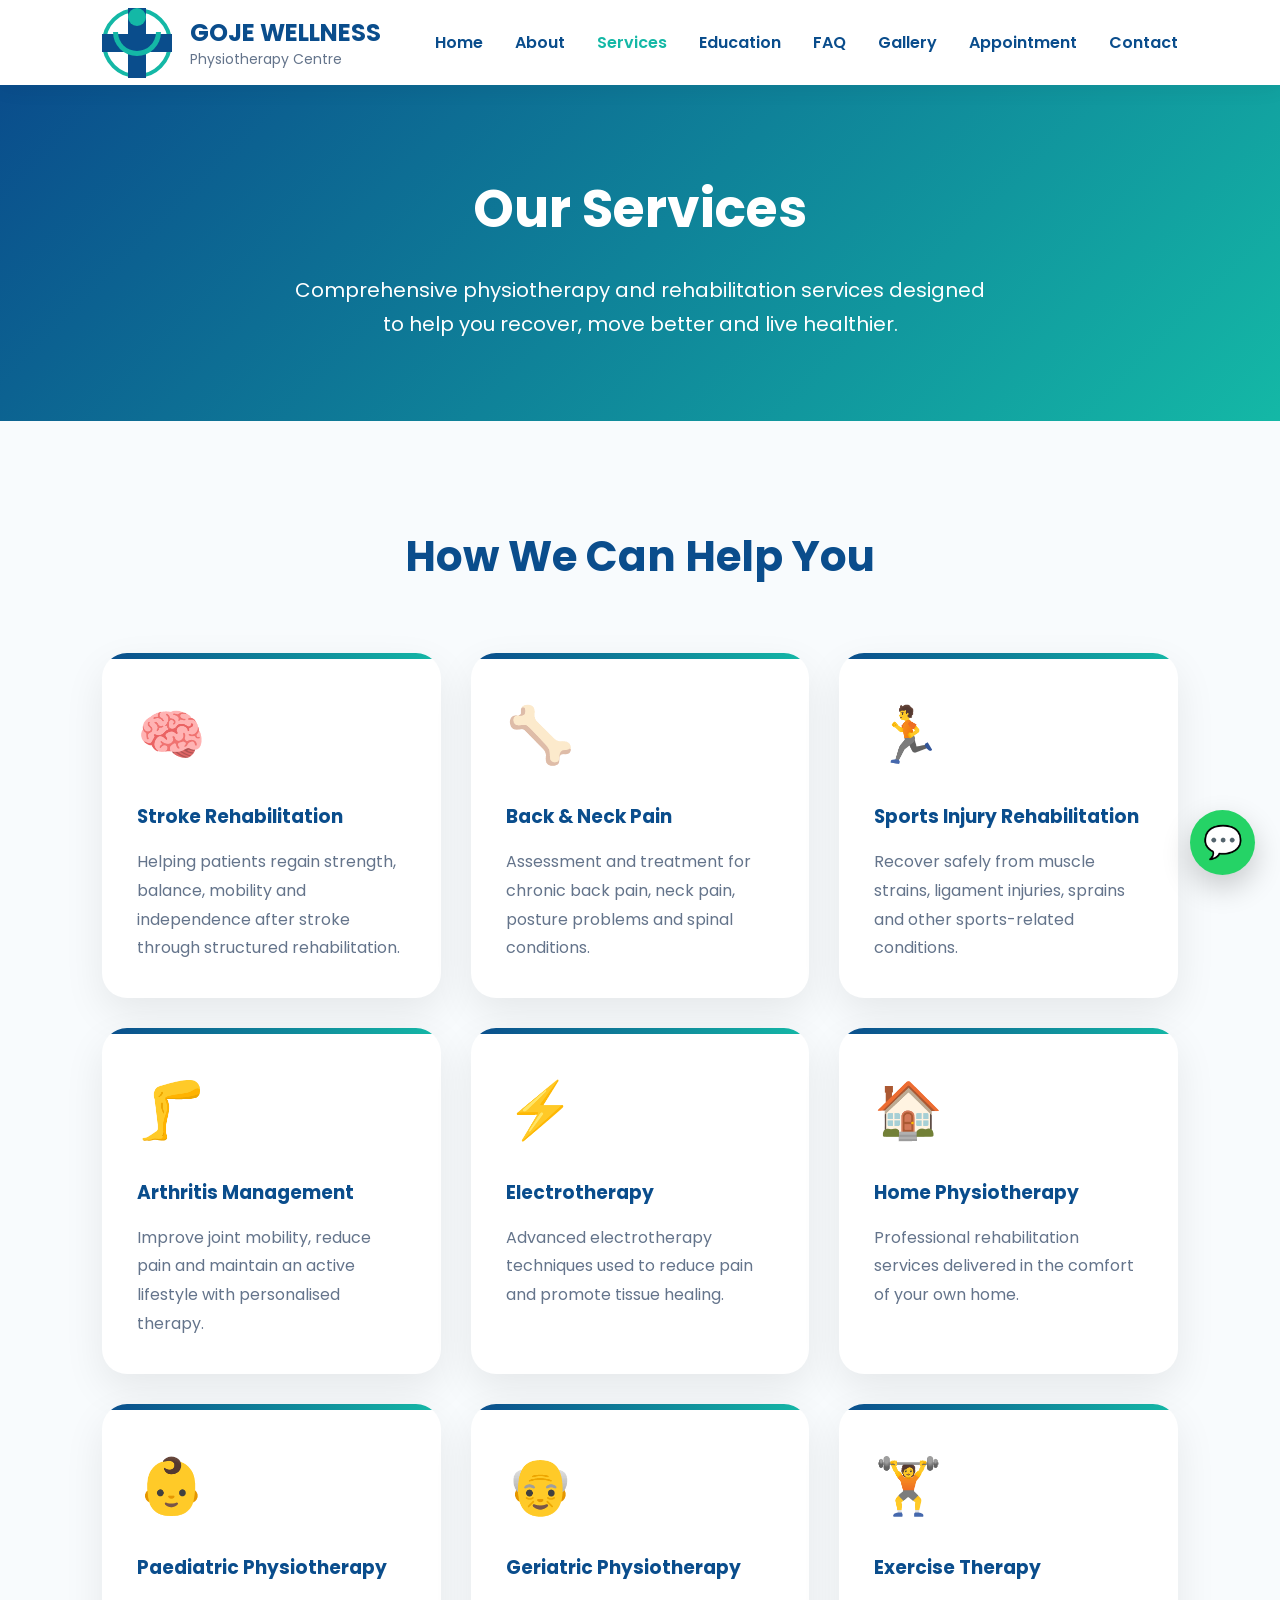
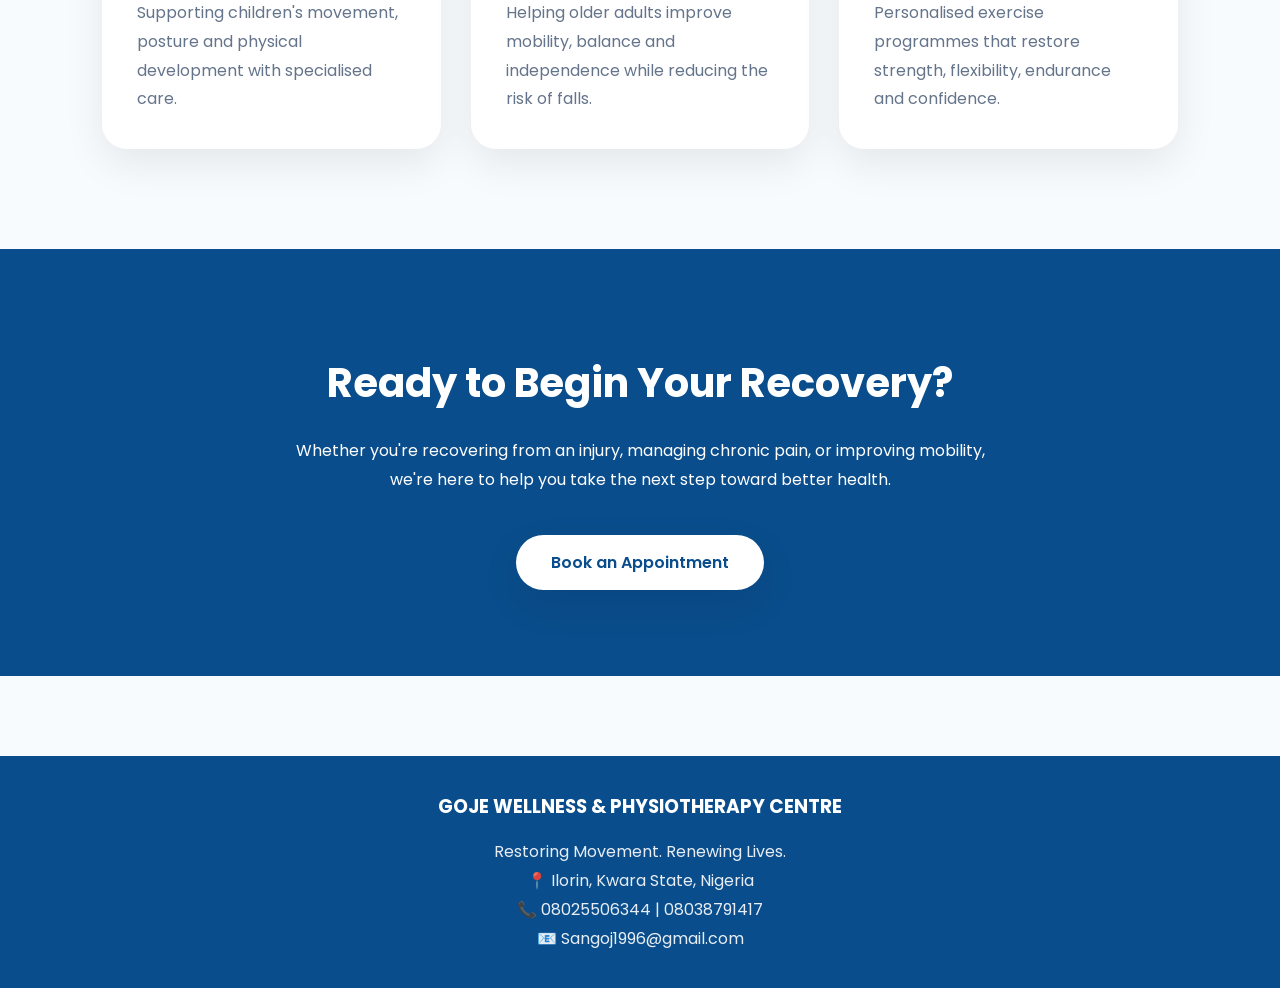
<file: services.html>
<!DOCTYPE html>
<html lang="en">

<head>

<meta charset="UTF-8">

<meta name="viewport" content="width=device-width, initial-scale=1.0">

<title>Our Services | GOJE Wellness & Physiotherapy Centre</title>

<link rel="stylesheet" href="style.css">

</head>

<body>

<nav>

<div class="logo">

<div class="logo-circle">

<div class="cross"></div>

<div class="person"></div>

</div>

<div>

<h2>GOJE WELLNESS</h2>

<p>Physiotherapy Centre</p>

</div>

</div>

<ul>

<li><a href="index.html">Home</a></li>

<li><a href="about.html">About</a></li>

<li><a href="services.html">Services</a></li>

<li><a href="education.html">Education</a></li>

<li><a href="faq.html">FAQ</a></li>

<li><a href="gallery.html">Gallery</a></li>

<li><a href="appointment.html">Appointment</a></li>

<li><a href="contact.html">Contact</a></li>

</ul>

</nav>

<!-- PAGE BANNER -->

<section style="margin-top:85px;background:linear-gradient(135deg,#0A4D8C,#14B8A6);color:white;padding:80px 8%;text-align:center;">

<h1 style="font-size:52px;">Our Services</h1>

<p style="margin-top:20px;font-size:20px;max-width:700px;margin-left:auto;margin-right:auto;">

Comprehensive physiotherapy and rehabilitation services designed to help you recover, move better and live healthier.

</p>

</section>

<!-- SERVICES -->

<section>

<h2 class="section-title">

How We Can Help You

</h2>

<div class="services-grid">

<div class="service-card fade-up">

<div class="service-icon">🧠</div>

<h3>Stroke Rehabilitation</h3>

<p>

Helping patients regain strength, balance, mobility and independence after stroke through structured rehabilitation.

</p>

</div>

<div class="service-card fade-up">

<div class="service-icon">🦴</div>

<h3>Back & Neck Pain</h3>

<p>

Assessment and treatment for chronic back pain, neck pain, posture problems and spinal conditions.

</p>

</div>

<div class="service-card fade-up">

<div class="service-icon">🏃</div>

<h3>Sports Injury Rehabilitation</h3>

<p>

Recover safely from muscle strains, ligament injuries, sprains and other sports-related conditions.

</p>

</div>

<div class="service-card fade-up">

<div class="service-icon">🦵</div>

<h3>Arthritis Management</h3>

<p>

Improve joint mobility, reduce pain and maintain an active lifestyle with personalised therapy.

</p>

</div>

<div class="service-card fade-up">

<div class="service-icon">⚡</div>

<h3>Electrotherapy</h3>

<p>

Advanced electrotherapy techniques used to reduce pain and promote tissue healing.

</p>

</div>

<div class="service-card fade-up">

<div class="service-icon">🏠</div>

<h3>Home Physiotherapy</h3>

<p>

Professional rehabilitation services delivered in the comfort of your own home.

</p>

</div>

<div class="service-card fade-up">

<div class="service-icon">👶</div>

<h3>Paediatric Physiotherapy</h3>

<p>

Supporting children's movement, posture and physical development with specialised care.

</p>

</div>

<div class="service-card fade-up">

<div class="service-icon">👴</div>

<h3>Geriatric Physiotherapy</h3>

<p>

Helping older adults improve mobility, balance and independence while reducing the risk of falls.

</p>

</div>

<div class="service-card fade-up">

<div class="service-icon">🏋️</div>

<h3>Exercise Therapy</h3>

<p>

Personalised exercise programmes that restore strength, flexibility, endurance and confidence.

</p>

</div>

</div>

</section>

<!-- CALL TO ACTION -->

<section style="background:#0A4D8C;color:white;text-align:center;">

<h2 style="font-size:40px;margin-bottom:20px;">

Ready to Begin Your Recovery?

</h2>

<p style="max-width:700px;margin:auto;line-height:1.8;">

Whether you're recovering from an injury, managing chronic pain, or improving mobility, we're here to help you take the next step toward better health.

</p>

<br><br>

<a href="appointment.html" class="btn" style="background:white;color:#0A4D8C;">

Book an Appointment

</a>

</section>

<footer>

<h3>GOJE WELLNESS & PHYSIOTHERAPY CENTRE</h3>

<p>Restoring Movement. Renewing Lives.</p>

<p>📍 Ilorin, Kwara State, Nigeria</p>

<p>📞 08025506344 | 08038791417</p>

<p>📧 Sangoj1996@gmail.com</p>

</footer>

<a href="#" class="top-btn">↑</a>

<a href="https://wa.me/2348025506344" class="whatsapp">💬</a>

<script src="script.js"></script>

</body>

  </html>
</file>
<file: style.css>
/* ==========================================
GOJE WELLNESS & PHYSIOTHERAPY CENTRE
Professional Medical Theme
========================================== */

@import url('https://fonts.googleapis.com/css2?family=Poppins:wght@300;400;500;600;700;800&display=swap');

:root{

--primary:#0A4D8C;
--secondary:#14B8A6;
--accent:#38BDF8;
--light:#F8FBFD;
--white:#FFFFFF;
--dark:#1E293B;
--grey:#64748B;
--shadow:0 15px 40px rgba(0,0,0,.08);

}

*{
margin:0;
padding:0;
box-sizing:border-box;
font-family:'Poppins',sans-serif;
}

html{
scroll-behavior:smooth;
}

body{
background:var(--light);
color:var(--dark);
overflow-x:hidden;
line-height:1.7;
}

/* ================= NAVIGATION ================= */

nav{
position:fixed;
top:0;
left:0;
width:100%;
height:85px;
display:flex;
justify-content:space-between;
align-items:center;
padding:0 8%;
background:rgba(255,255,255,.96);
backdrop-filter:blur(14px);
box-shadow:0 4px 20px rgba(0,0,0,.06);
z-index:999;
transition:.4s;
}

.logo{
display:flex;
align-items:center;
gap:18px;
}

.logo h2{
color:var(--primary);
font-size:24px;
}

.logo p{
color:var(--grey);
font-size:14px;
margin-top:-6px;
}

nav ul{
display:flex;
gap:32px;
list-style:none;
}

nav ul li a{
text-decoration:none;
color:var(--primary);
font-weight:600;
transition:.3s;
position:relative;
}

nav ul li a::after{
content:"";
position:absolute;
left:0;
bottom:-6px;
width:0;
height:3px;
background:var(--secondary);
transition:.35s;
border-radius:20px;
}

nav ul li a:hover::after{
width:100%;
}

nav ul li a:hover{
color:var(--secondary);
}

/* ================= CODED LOGO ================= */

.logo-circle{
width:70px;
height:70px;
border-radius:50%;
border:4px solid var(--secondary);
display:flex;
justify-content:center;
align-items:center;
position:relative;
background:white;
}

.logo-circle.big{
width:180px;
height:180px;
margin:auto;
}

.cross{
position:absolute;
width:18px;
height:70px;
background:var(--primary);
}

.cross::after{
content:"";
position:absolute;
width:70px;
height:18px;
left:-26px;
top:26px;
background:var(--primary);
}

.person{
position:absolute;
bottom:18px;
width:48px;
height:24px;
border:5px solid var(--secondary);
border-top:none;
border-radius:0 0 30px 30px;
}

.person::before{
content:"";
position:absolute;
width:18px;
height:18px;
background:var(--secondary);
border-radius:50%;
left:50%;
transform:translateX(-50%);
top:-24px;
}

/* ================= HERO ================= */

header{
min-height:100vh;
display:grid;
grid-template-columns:1fr 1fr;
align-items:center;
padding:120px 8% 60px;
background:linear-gradient(135deg,#F8FBFD,#EAF8F8);
gap:50px;
}

.hero-text h1{
font-size:64px;
color:var(--primary);
line-height:1.1;
margin-bottom:25px;
}

.hero-text p{
font-size:19px;
color:var(--grey);
max-width:620px;
margin-bottom:35px;
}

.hero-buttons{
display:flex;
gap:20px;
flex-wrap:wrap;
}

.btn{
background:var(--primary);
color:white;
padding:16px 35px;
border-radius:40px;
text-decoration:none;
font-weight:600;
transition:.35s;
box-shadow:var(--shadow);
}

.btn:hover{
transform:translateY(-6px);
background:var(--secondary);
}

.btn2{
border:2px solid var(--primary);
color:var(--primary);
padding:16px 35px;
border-radius:40px;
text-decoration:none;
font-weight:600;
transition:.35s;
}

.btn2:hover{
background:var(--primary);
color:white;
}

.medical-card{
background:white;
padding:45px;
border-radius:35px;
text-align:center;
box-shadow:var(--shadow);
animation:float 4s ease-in-out infinite;
}

.medical-card h2{
margin-top:30px;
color:var(--primary);
font-size:32px;
}

.medical-card p{
color:var(--grey);
margin-top:10px;
}
/* ================= SECTIONS ================= */

section{

padding:100px 8%;

}

.section-title{

text-align:center;

font-size:42px;

color:var(--primary);

margin-bottom:60px;

font-weight:700;

}

/* ================= QUICK CARDS ================= */

.quick{

background:white;

}

.quick-grid{

display:grid;

grid-template-columns:repeat(auto-fit,minmax(280px,1fr));

gap:30px;

margin-top:50px;

}

.quick-card{

background:rgba(255,255,255,.75);

backdrop-filter:blur(15px);

padding:35px;

border-radius:25px;

box-shadow:var(--shadow);

transition:.35s;

text-align:center;

border-top:5px solid var(--secondary);

}

.quick-card:hover{

transform:translateY(-12px);

}

.quick-card{

font-size:55px;

}

.quick-card h3{

margin:20px 0;

color:var(--primary);

font-size:24px;

}

.quick-card p{

color:var(--grey);

line-height:1.9;

}

/* ================= ABOUT ================= */

.about-container{

display:grid;

grid-template-columns:1fr 1fr;

gap:60px;

align-items:center;

}

.about-text h2{

font-size:40px;

color:var(--primary);

margin-bottom:25px;

}

.about-text p{

margin-bottom:20px;

font-size:18px;

color:var(--grey);

}

.values{

display:grid;

grid-template-columns:repeat(2,1fr);

gap:20px;

margin-top:30px;

}

.value{

background:white;

padding:25px;

border-radius:20px;

box-shadow:var(--shadow);

transition:.3s;

}

.value:hover{

transform:scale(1.04);

}

.value h4{

color:var(--primary);

margin-bottom:10px;

}

/* ================= SERVICE CARDS ================= */

.services-grid{

display:grid;

grid-template-columns:repeat(auto-fit,minmax(300px,1fr));

gap:30px;

}

.service-card{

background:white;

padding:35px;

border-radius:25px;

box-shadow:var(--shadow);

transition:.35s;

position:relative;

overflow:hidden;

}

.service-card::before{

content:"";

position:absolute;

left:0;

top:0;

width:100%;

height:6px;

background:linear-gradient(90deg,var(--primary),var(--secondary));

}

.service-card:hover{

transform:translateY(-10px);

}

.service-icon{

font-size:55px;

margin-bottom:20px;

}

.service-card h3{

color:var(--primary);

margin-bottom:15px;

}

.service-card p{

color:var(--grey);

line-height:1.8;

}

.read-more{

display:inline-block;

margin-top:20px;

text-decoration:none;

font-weight:600;

color:var(--secondary);

}

/* ================= EDUCATION ================= */

.education-grid{

display:grid;

grid-template-columns:repeat(auto-fit,minmax(280px,1fr));

gap:30px;

}

.education-card{

background:white;

padding:30px;

border-radius:22px;

box-shadow:var(--shadow);

transition:.3s;

}

.education-card:hover{

transform:translateY(-8px);

}

.education-card h3{

color:var(--primary);

margin-bottom:15px;

}

.education-card p{

color:var(--grey);

line-height:1.8;

}

.education-card a{

display:inline-block;

margin-top:20px;

text-decoration:none;

color:var(--secondary);

font-weight:600;

}
/* ================= FAQ ================= */

.faq-container{

max-width:950px;

margin:auto;

}

details{

background:white;

margin-bottom:20px;

padding:22px;

border-radius:18px;

box-shadow:var(--shadow);

transition:.3s;

}

details:hover{

transform:translateY(-4px);

}

summary{

cursor:pointer;

font-size:18px;

font-weight:600;

color:var(--primary);

list-style:none;

}

summary::-webkit-details-marker{

display:none;

}

summary::after{

content:"+";

float:right;

font-size:24px;

font-weight:700;

color:var(--secondary);

transition:.3s;

}

details[open] summary::after{

content:"−";

}

details p{

margin-top:18px;

color:var(--grey);

line-height:1.9;

}

/* ================= GALLERY ================= */

.gallery-grid{

display:grid;

grid-template-columns:repeat(auto-fit,minmax(280px,1fr));

gap:25px;

}

.gallery-item{

height:260px;

border-radius:22px;

overflow:hidden;

background:linear-gradient(135deg,#0A4D8C,#14B8A6);

display:flex;

justify-content:center;

align-items:center;

color:white;

font-size:22px;

font-weight:600;

box-shadow:var(--shadow);

transition:.35s;

}

.gallery-item:hover{

transform:scale(1.04);

}

/* ================= APPOINTMENT ================= */

.form-container{

max-width:850px;

margin:auto;

background:white;

padding:45px;

border-radius:25px;

box-shadow:var(--shadow);

}

form{

display:grid;

gap:22px;

}

input,

select,

textarea{

width:100%;

padding:18px;

border:1px solid #d8e2ea;

border-radius:15px;

font-size:16px;

outline:none;

transition:.3s;

}

input:focus,

select:focus,

textarea:focus{

border-color:var(--secondary);

box-shadow:0 0 10px rgba(20,184,166,.25);

}

textarea{

resize:vertical;

min-height:150px;

}

button{

padding:18px;

border:none;

border-radius:40px;

background:var(--primary);

color:white;

font-size:17px;

font-weight:600;

cursor:pointer;

transition:.3s;

}

button:hover{

background:var(--secondary);

transform:translateY(-5px);

}

/* ================= CONTACT ================= */

.contact-grid{

display:grid;

grid-template-columns:repeat(auto-fit,minmax(280px,1fr));

gap:30px;

}

.contact-card{

background:white;

padding:35px;

border-radius:22px;

box-shadow:var(--shadow);

transition:.3s;

}

.contact-card:hover{

transform:translateY(-8px);

}

.contact-card h3{

color:var(--primary);

margin-bottom:15px;

}

.contact-card p{

color:var(--grey);

line-height:2;

}

/* ================= FOOTER ================= */

footer{

background:var(--primary);

color:white;

text-align:center;

padding:35px 20px;

margin-top:80px;

}

footer h3{

margin-bottom:15px;

}

footer p{

opacity:.9;

line-height:1.8;

}

footer a{

color:#fff;

text-decoration:none;

                         }
/* ================= FLOATING WHATSAPP ================= */

.whatsapp{

position:fixed;

bottom:25px;

right:25px;

width:65px;

height:65px;

background:#25D366;

color:white;

border-radius:50%;

display:flex;

justify-content:center;

align-items:center;

font-size:32px;

text-decoration:none;

box-shadow:0 12px 30px rgba(0,0,0,.2);

z-index:999;

transition:.35s;

animation:pulse 2s infinite;

}

.whatsapp:hover{

transform:scale(1.1);

}

/* ================= BACK TO TOP ================= */

.top-btn{

position:fixed;

bottom:105px;

right:25px;

width:55px;

height:55px;

background:var(--primary);

color:white;

border-radius:50%;

display:flex;

justify-content:center;

align-items:center;

text-decoration:none;

font-size:24px;

opacity:0;

visibility:hidden;

transition:.35s;

box-shadow:var(--shadow);

z-index:998;

}

.top-btn.show{

opacity:1;

visibility:visible;

}

.top-btn:hover{

background:var(--secondary);

}

/* ================= PAGE ANIMATIONS ================= */

.fade-up{

opacity:0;

transform:translateY(40px);

transition:all .8s ease;

}

.fade-up.active{

opacity:1;

transform:translateY(0);

}

@keyframes float{

0%{

transform:translateY(0);

}

50%{

transform:translateY(-12px);

}

100%{

transform:translateY(0);

}

}

@keyframes pulse{

0%{

box-shadow:0 0 0 0 rgba(37,211,102,.6);

}

70%{

box-shadow:0 0 0 18px rgba(37,211,102,0);

}

100%{

box-shadow:0 0 0 0 rgba(37,211,102,0);

}

}

/* ================= LOADER ================= */

.loader{

position:fixed;

top:0;

left:0;

width:100%;

height:100%;

background:white;

display:flex;

justify-content:center;

align-items:center;

flex-direction:column;

z-index:9999;

transition:.6s;

}

.loader.hide{

opacity:0;

visibility:hidden;

}

.loader h2{

margin-top:20px;

color:var(--primary);

font-size:28px;

}

.loader p{

color:var(--grey);

margin-top:8px;

}

/* ================= RESPONSIVE ================= */

@media(max-width:992px){

header{

grid-template-columns:1fr;

text-align:center;

}

.hero-text h1{

font-size:46px;

}

.about-container{

grid-template-columns:1fr;

}

nav{

padding:0 5%;

}

nav ul{

gap:18px;

}

}

@media(max-width:768px){

nav{

height:auto;

padding:20px;

flex-direction:column;

gap:20px;

}

nav ul{

flex-wrap:wrap;

justify-content:center;

}

.hero-text h1{

font-size:38px;

}

.section-title{

font-size:32px;

}

.values{

grid-template-columns:1fr;

}

.services-grid,

.education-grid,

.quick-grid,

.gallery-grid,

.contact-grid{

grid-template-columns:1fr;

}

.form-container{

padding:25px;

}

.logo h2{

font-size:20px;

}

.logo p{

font-size:12px;

}

}

@media(max-width:480px){

.hero-text h1{

font-size:32px;

}

.hero-text p{

font-size:16px;

}

.btn,

.btn2{

display:block;

width:100%;

text-align:center;

margin-bottom:15px;

}

.logo-circle{

width:55px;

height:55px;

}

.logo-circle.big{

width:140px;

height:140px;

}

}

/* ================= SELECTION ================= */

::selection{

background:var(--secondary);

color:white;

  }
</file>
